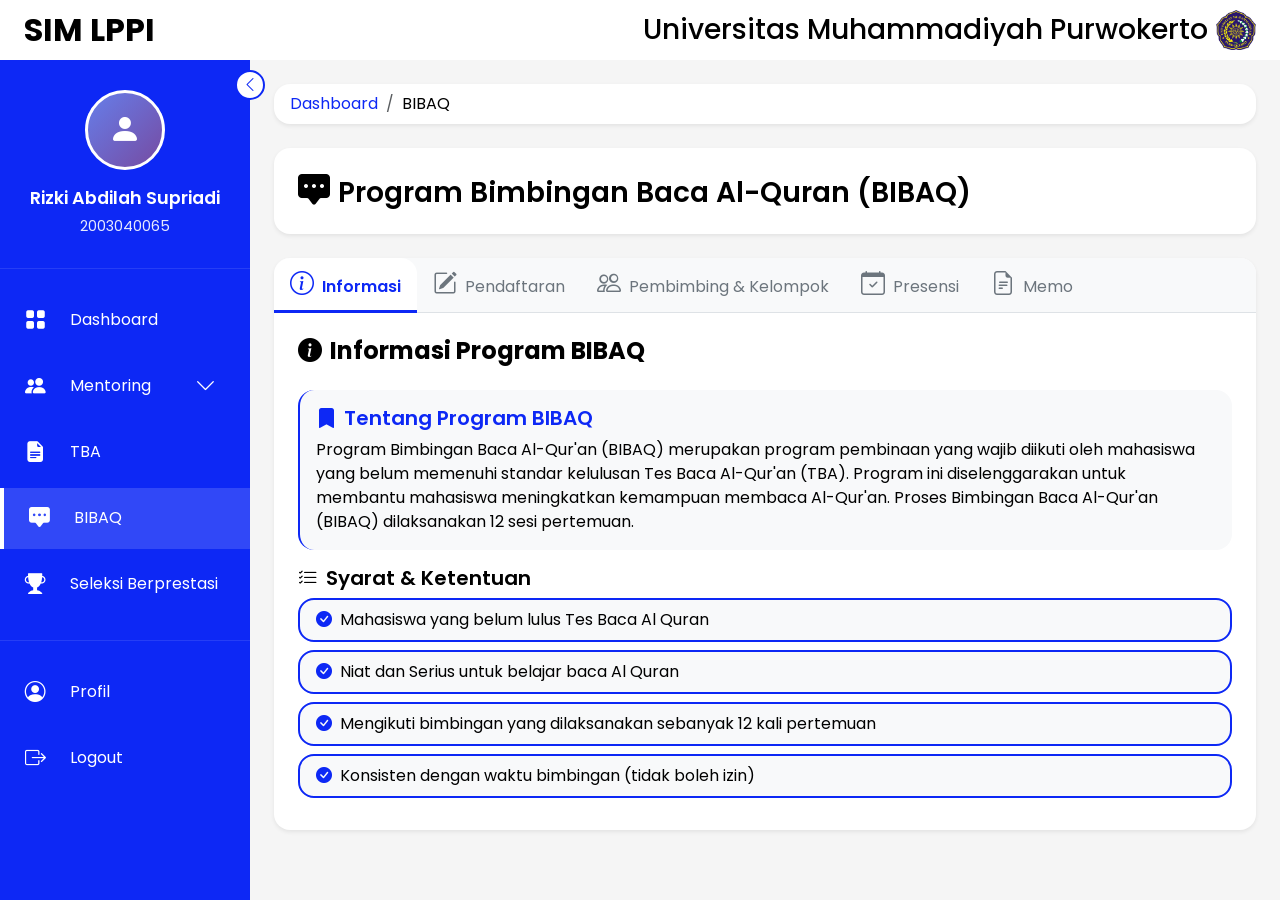
<file: bibaq.html>
<!doctype html>
<html lang="id">
  <head>
    <meta charset="UTF-8" />
    <meta name="viewport" content="width=device-width, initial-scale=1.0" />
    <title>BIBAQ - SIM LPPI UMP</title>
    <link href="https://cdn.jsdelivr.net/npm/bootstrap@5.3.0/dist/css/bootstrap.min.css" rel="stylesheet" />
    <link rel="stylesheet" href="https://cdn.jsdelivr.net/npm/bootstrap-icons@1.11.0/font/bootstrap-icons.css" />
    <link rel="stylesheet" href="assets/css/sidebar.css" />
    <link rel="stylesheet" href="assets/css/bibaq.css" />
  </head>
  <body>
    <!-- Header -->
    <header class="top-header d-flex align-items-center fixed-top bg-white">
      <div class="d-flex align-items-center justify-content-between w-100 mx-4">
        <div class="d-flex align-items-center gap-2">
          <button class="mobile-menu-btn d-flex d-md-none align-items-center justify-content-center border border-0 rounded-4" id="mobileMenuBtn">
            <i class="bi bi-list fs-4 text-white"></i>
          </button>
          <h2 class="header-title fs-2 fw-bold text-black m-0">SIM LPPI</h2>
        </div>
        <div class="d-flex align-items-center gap-2">
          <h3 class="d-none d-md-inline fs-3 fw-medium text-black m-0">Universitas Muhammadiyah Purwokerto</h3>
          <img src="assets/img/LogoUMPnonbg.png" alt="Logo" class="header-logo" />
        </div>
      </div>
    </header>

    <!-- Sidebar Overlay -->
    <div class="sidebar-overlay" id="sidebarOverlay"></div>

    <!-- Sidebar -->
    <aside class="sidebar" id="sidebar">
      <div class="toggle-btn" id="toggleBtn">
        <i class="bi bi-chevron-left"></i>
      </div>

      <div class="sidebar-content">
        <!-- User Profile -->
        <div class="user-profile">
          <div class="user-avatar">
            <i class="bi bi-person-fill"></i>
          </div>
          <div class="user-name">Rizki Abdilah Supriadi</div>
          <div class="user-id">2003040065</div>
        </div>

        <!-- Menu -->
        <nav class="sidebar-menu">
          <a href="dashboard.html" class="menu-item">
            <i class="bi bi-grid-fill"></i>
            <span class="menu-text">Dashboard</span>
            <span class="menu-tooltip">Dashboard</span>
          </a>

          <!-- Mentoring with Dropdown -->
          <div class="menu-group">
            <a href="#" class="menu-item active" id="mentoringMenu">
              <i class="bi bi-people-fill"></i>
              <span class="menu-text">Mentoring</span>
              <span class="menu-tooltip">Mentoring</span>
              <i class="bi bi-chevron-down menu-arrow"></i>
            </a>
            <div class="submenu" id="mentoringSubmenu">
              <a href="mentor.html" class="submenu-item">
                <i class="bi bi-person-video2"></i>
                <span>Mentor</span>
                <span class="menu-tooltip">Mentor</span>
              </a>
              <a href="mentee.html" class="submenu-item active">
                <i class="bi bi-person-badge"></i>
                <span>Mentee</span>
                <span class="menu-tooltip">Mentee</span>
              </a>
            </div>
          </div>

          <a href="tba.html" class="menu-item">
            <i class="bi bi-file-earmark-text-fill"></i>
            <span class="menu-text">TBA</span>
            <span class="menu-tooltip">TBA</span>
          </a>
          <a href="bibaq.html" class="menu-item">
            <i class="bi bi-chat-square-dots-fill"></i>
            <span class="menu-text">BIBAQ</span>
            <span class="menu-tooltip">BIBAQ</span>
          </a>
          <a href="seleksiberprestasi.html" class="menu-item">
            <i class="bi bi-trophy-fill"></i>
            <span class="menu-text">Seleksi Berprestasi</span>
            <span class="menu-tooltip">Seleksi Berprestasi</span>
          </a>
        </nav>

        <!-- Bottom Menu -->
        <div class="bottom-menu">
          <a href="profil.html" class="menu-item">
            <i class="bi bi-person-circle"></i>
            <span class="menu-text">Profil</span>
            <span class="menu-tooltip">Profil</span>
          </a>
          <a href="#" class="menu-item">
            <i class="bi bi-box-arrow-right"></i>
            <span class="menu-text">Logout</span>
            <span class="menu-tooltip">Logout</span>
          </a>
        </div>
      </div>
    </aside>

    <!-- MAIN CONTENT -->
    <main class="main-content p-4" id="mainContent">
      <!-- BREADCRUMB -->
      <nav aria-label="breadcrumb" class="bg-white px-3 py-2 mb-4 rounded-4 shadow-sm">
        <ol class="breadcrumb m-auto">
          <li class="breadcrumb-item"><a href="dashboard.html" class="link-underline link-underline-opacity-0 link-underline-opacity-100-hover fs-6">Dashboard</a></li>
          <li class="breadcrumb-item fs-6 text-black" aria-current="page">BIBAQ</li>
        </ol>
      </nav>

      <!-- PAGE HEADER -->
      <div class="bg-white rounded-4 mb-4 p-4 shadow-sm">
        <h3 class="fs-3 m-auto fw-semibold text-black"><i class="bi bi-chat-square-dots-fill fs-2 text-black text-center me-2"></i>Program Bimbingan Baca Al-Quran (BIBAQ)</h3>
      </div>

      <!-- TAB NAVIGATION -->
      <div class="shadow-sm rounded-4 bg-white overflow-hidden">
        <!-- TAB NAVIGATION ITEM -->
        <ul class="nav nav-tabs bibaq-tabs d-flex flex-wrap" id="bibaqTabs" role="tablist">
          <!-- TAB INFORMASI -->
          <li class="nav-item rounded-top-4" role="presentation">
            <button
              class="nav-link active rounded-top-4 py-2 px-3"
              id="informasi-tab"
              data-bs-toggle="tab"
              data-bs-target="#informasi"
              type="button"
              role="tab"
              aria-controls="informasi"
              aria-selected="true">
              <i class="bi bi-info-circle me-0 me-sm-2 fs-4"></i><span class="d-none d-sm-inline fs-6">Informasi</span>
            </button>
          </li>

          <!-- TAB PENDAFTARAN -->
          <li class="nav-item rounded-top-4" role="presentation">
            <button
              class="nav-link rounded-top-4 py-2 px-3"
              id="pendaftaran-tab"
              data-bs-toggle="tab"
              data-bs-target="#pendaftaran"
              type="button"
              role="tab"
              aria-controls="pendaftaran"
              aria-selected="false">
              <i class="bi bi-pencil-square me-0 me-sm-2 fs-4"></i><span class="d-none d-sm-inline fs-6">Pendaftaran</span>
            </button>
          </li>

          <!-- TAB PEMBIMBING DAN KELOMPOK -->
          <li class="nav-item rounded-top-4" role="presentation">
            <button
              class="nav-link rounded-top-4 py-2 px-3"
              id="pembimbing-kelompok-tab"
              data-bs-toggle="tab"
              data-bs-target="#pembimbing-kelompok"
              type="button"
              role="tab"
              aria-controls="pembimbing-kelompok"
              aria-selected="false">
              <i class="bi bi-people me-0 me-sm-2 fs-4"></i><span class="d-none d-sm-inline fs-6">Pembimbing & Kelompok</span>
            </button>
          </li>

          <!-- TAB PRESENSI -->
          <li class="nav-item rounded-top-4" role="presentation">
            <button class="nav-link rounded-top-4 py-2 px-3" id="presensi-tab" data-bs-toggle="tab" data-bs-target="#presensi" type="button" role="tab" aria-controls="presensi" aria-selected="false">
              <i class="bi bi-calendar-check me-0 me-sm-2 fs-4"></i><span class="d-none d-sm-inline fs-6">Presensi</span>
            </button>
          </li>

          <!-- TAB HASIL -->
          <li class="nav-item rounded-top-4" role="presentation">
            <button
              class="nav-link rounded-top-4 py-2 px-3"
              id="memo-bibaq-tab"
              data-bs-toggle="tab"
              data-bs-target="#memo-bibaq"
              type="button"
              role="tab"
              aria-controls="memo-bibaq"
              aria-selected="false">
              <i class="bi bi-file-earmark-text me-0 me-sm-2 fs-4"></i><span class="d-none d-sm-inline fs-6">Memo</span>
            </button>
          </li>
        </ul>

        <!-- TAB NAVIGATION CONTENT -->
        <div class="tab-content bibaq-tab-content" id="bibaqTabContent">
          <!-- TAB INFORMASI -->
          <div class="tab-pane fade show active" id="informasi" role="tabpanel" aria-labelledby="informasi-tab">
            <div class="p-4">
              <h4 class="fs-4 mb-4 text-black fw-bold"><i class="bi bi-info-circle-fill text-black fs-4 me-2"></i>Informasi Program BIBAQ</h4>
              <!-- TENTANG BIBAQ -->
              <div class="info-section p-3 mb-3 rounded-4">
                <h5 class="fs-5 fw-semibold mb-2"><i class="bi bi-bookmark-fill me-2 fs-5"></i>Tentang Program BIBAQ</h5>
                <p class="m-0 fs-6 fw-normal text-black">
                  Program Bimbingan Baca Al-Qur'an (BIBAQ) merupakan program pembinaan yang wajib diikuti oleh mahasiswa yang belum memenuhi standar kelulusan Tes Baca Al-Qur'an (TBA). Program ini
                  diselenggarakan untuk membantu mahasiswa meningkatkan kemampuan membaca Al-Qur'an. Proses Bimbingan Baca Al-Qur'an (BIBAQ) dilaksanakan 12 sesi pertemuan.
                </p>
              </div>

              <!-- SYARAT DAN KETENTUAN -->
              <div>
                <h5 class="fs-5 fw-semibold text-black mb-2"><i class="bi bi-list-check me-2 fs-5"></i>Syarat & Ketentuan</h5>
                <ul class="syarat-list list-unstyled m-0 p-0">
                  <li class="d-flex align-items-center py-2 px-3 rounded-4 mb-2 text-black"><i class="bi bi-check-circle-fill me-2 fs-6"></i>Mahasiswa yang belum lulus Tes Baca Al Quran</li>
                  <li class="d-flex align-items-center py-2 px-3 rounded-4 mb-2 text-black"><i class="bi bi-check-circle-fill me-2 fs-6"></i>Niat dan Serius untuk belajar baca Al Quran</li>
                  <li class="d-flex align-items-center py-2 px-3 rounded-4 mb-2 text-black">
                    <i class="bi bi-check-circle-fill me-2 fs-6"></i>Mengikuti bimbingan yang dilaksanakan sebanyak 12 kali pertemuan
                  </li>
                  <li class="d-flex align-items-center py-2 px-3 rounded-4 mb-2 text-black"><i class="bi bi-check-circle-fill me-2 fs-6"></i>Konsisten dengan waktu bimbingan (tidak boleh izin)</li>
                </ul>
              </div>
            </div>
          </div>

          <!-- TAB PENDAFTARAN -->
          <div class="tab-pane fade" id="pendaftaran" role="tabpanel" aria-labelledby="pendaftaran-tab">
            <div class="p-4">
              <h4 class="fs-4 mb-4 text-black fw-bold"><i class="bi bi-pencil-square text-black me-2 fs-4"></i>Pendaftaran Program BIBAQ</h4>

              <!-- TOMBOL PENDAFTARAN -->
              <div id="bibaqRegistrationButtonArea" class="text-start mb-2">
                <button id="btnDaftarBIBAQ" class="btn btn-primary fs-6 fw-normal px-3 py-2">Daftar BIBAQ</button>
              </div>

              <!-- AREA STATUS PENDAFTARAN -->
              <div id="bibaqRegistrationStatusArea" class="rounded-4">
                <!-- Akan diisi oleh JavaScript -->
              </div>

              <!-- FORM PENDAFTARAN -->
              <div id="formBIBAQPendaftaranArea" style="display: none" class="mb-4">
                <form id="formBIBAQPendaftaran">
                  <div class="row">
                    <!-- INPUT NAMA LENGKAP -->
                    <div class="col-md-6 mb-3">
                      <label for="bibaq_namaLengkap" class="form-label fs-6 fw-medium">Nama Lengkap <span class="text-danger fs-6 fw-medium">*</span></label>
                      <input type="text" class="form-control rounded-4 py-2 px-3" id="bibaq_namaLengkap" placeholder="Masukkan nama lengkap" required />
                    </div>
                    <!-- INPUT NIM -->
                    <div class="col-md-6 mb-3">
                      <label for="bibaq_nim" class="form-label fs-6 fw-medium">NIM <span class="text-danger fs-6 fw-medium">*</span></label>
                      <input type="text" class="form-control rounded-4 py-2 px-3" id="bibaq_nim" placeholder="Masukkan NIM" required />
                    </div>
                    <!-- INPUT JENIS KELAMIN -->
                    <div class="col-md-6 mb-3">
                      <label for="bibaq_jenisKelamin" class="form-label fs-6 fw-medium">Jenis Kelamin <span class="text-danger fs-6 fw-medium">*</span></label>
                      <select class="form-select rounded-4 py-2 px-3" id="bibaq_jenisKelamin" required>
                        <option value="">Pilih Jenis Kelamin</option>
                        <option value="Laki-Laki">Laki-Laki</option>
                        <option value="Perempuan">Perempuan</option>
                      </select>
                    </div>
                    <!-- INPUT FAKULTAS -->
                    <div class="col-md-6 mb-3">
                      <label for="bibaq_fakultas" class="form-label fs-6 fw-medium">Fakultas <span class="text-danger fs-6 fw-medium">*</span></label>
                      <input type="text" class="form-control rounded-4 py-2 px-3" id="bibaq_fakultas" placeholder="Masukkan fakultas" required />
                    </div>
                    <!-- INPUT PRODI -->
                    <div class="col-md-6 mb-3">
                      <label for="bibaq_prodi" class="form-label fs-6 fw-medium">Program Studi <span class="text-danger fs-6 fw-medium">*</span></label>
                      <input type="text" class="form-control rounded-4 py-2 px-3" id="bibaq_prodi" placeholder="Masukkan program studi" required />
                    </div>
                    <!-- INPUT KONTAK -->
                    <div class="col-md-6 mb-3">
                      <label for="bibaq_kontak" class="form-label fs-6 fw-medium">Kontak <span class="text-danger fs-6 fw-medium">*</span></label>
                      <input type="text" class="form-control rounded-4 py-2 px-3" id="bibaq_kontak" placeholder="Contoh: 08123456789" required />
                    </div>
                    <!-- INPUT PERNYATAAN -->
                    <div class="col-12 mb-3">
                      <label class="form-label fs-6 fw-medium">Pernyataan <span class="text-danger fs-6 fw-medium">*</span></label>
                      <div class="form-check">
                        <input class="form-check-input" type="radio" name="bibaq_pernyataan" id="bibaq_pernyataan_ya" value="Ya" required />
                        <label class="form-check-label" for="bibaq_pernyataan_ya"> Ya </label>
                      </div>
                      <small class="text-muted d-block mt-2"><strong>Pernyataan:</strong> SAYA BERJANJI AKAN BERSUNGGUH SUNGGUH MENGIKUTI BIMBINGAN BACA AL QURAN YANG DILAKSANAKAN LPPI</small>
                    </div>
                  </div>
                  <!-- INPUT SUBMIT DAN BATAL -->
                  <div class="d-flex justify-content-between">
                    <button type="button" id="btnBatalBIBAQ" class="btn btn-secondary me-2"><i class="bi bi-x-circle me-2"></i>Batal</button>
                    <button type="submit" class="btn btn-success"><i class="bi bi-check-circle me-2"></i>Submit</button>
                  </div>
                </form>
              </div>
            </div>
          </div>

          <!-- TAB PEMBIMBING DAN KELOMPOK -->
          <div class="tab-pane fade" id="pembimbing-kelompok" role="tabpanel" aria-labelledby="pembimbing-kelompok-tab">
            <div class="p-4">
              <h4 class="fs-4 mb-4 text-black fw-bold"><i class="bi bi-people-fill text-black me-2 fs-4"></i>Pembimbing & Kelompok BIBAQ</h4>

              <div id="pembimbingKelompokContent">
                <!-- Akan diisi oleh JavaScript -->
              </div>
            </div>
          </div>

          <!-- TAB PRESENSI -->
          <div class="tab-pane fade" id="presensi" role="tabpanel" aria-labelledby="presensi-tab">
            <div class="p-4">
              <h4 class="fs-4 mb-4 text-black fw-bold"><i class="bi bi-calendar-check-fill text-black me-2 fs-4"></i>Rekap Presensi BIBAQ</h4>

              <div id="presensiContent">
                <!-- Akan diisi oleh JavaScript -->
              </div>
            </div>
          </div>

          <!-- TAB HASIL -->
          <div class="tab-pane fade" id="memo-bibaq" role="tabpanel" aria-labelledby="memo-bibaq-tab">
            <div class="p-4">
              <h4 class="fs-4 mb-4 text-black fw-bold"><i class="bi bi-file-earmark-text-fill text-success text-black me-2 fs-4"></i>Memo Program BIBAQ</h4>

              <div id="memoBIBAQContent">
                <!-- Akan diisi oleh JavaScript -->
              </div>
            </div>
          </div>
        </div>
      </div>
    </main>

    <script src="https://cdn.jsdelivr.net/npm/bootstrap@5.3.0/dist/js/bootstrap.bundle.min.js"></script>
    <script type="module" src="./assets/js/main.js"></script>
  </body>
</html>
</file>
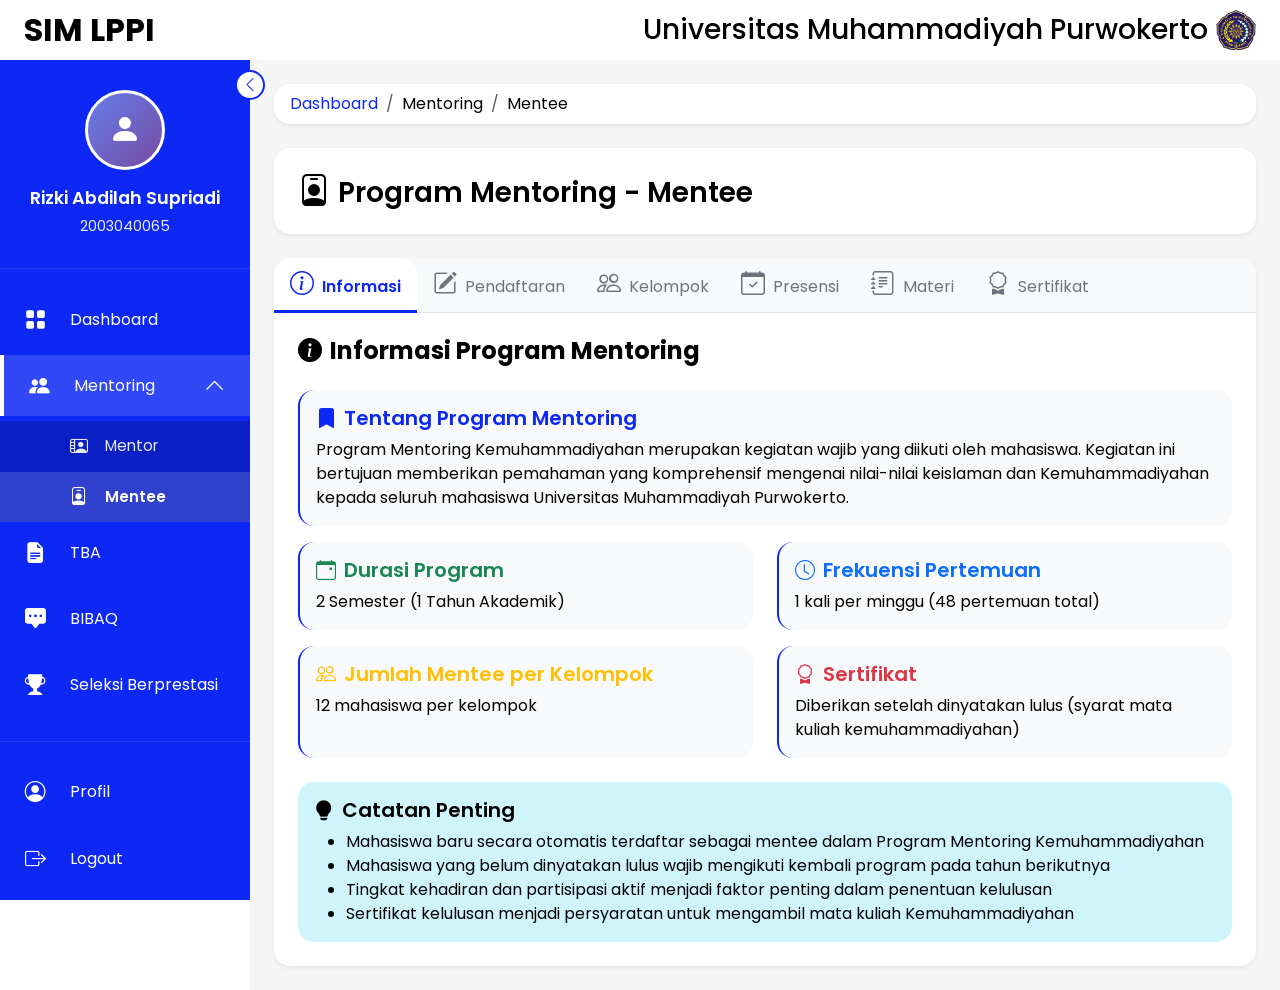
<file: mentee.html>
<!doctype html>
<html lang="id">
  <head>
    <meta charset="UTF-8" />
    <meta name="viewport" content="width=device-width, initial-scale=1.0" />
    <title>Mentee - SIM LPPI UMP</title>
    <link href="https://cdn.jsdelivr.net/npm/bootstrap@5.3.0/dist/css/bootstrap.min.css" rel="stylesheet" />
    <link rel="stylesheet" href="https://cdn.jsdelivr.net/npm/bootstrap-icons@1.11.0/font/bootstrap-icons.css" />
    <link rel="stylesheet" href="assets/css/sidebar.css" />
    <link rel="stylesheet" href="assets/css/mentee.css" />
  </head>
  <body>
    <!-- HEADER -->
    <header class="top-header d-flex align-items-center fixed-top bg-white">
      <div class="d-flex align-items-center justify-content-between w-100 mx-4">
        <div class="d-flex align-items-center gap-2">
          <button class="mobile-menu-btn d-flex d-md-none align-items-center justify-content-center border border-0 rounded-4" id="mobileMenuBtn">
            <i class="bi bi-list fs-4 text-white"></i>
          </button>
          <h2 class="header-title fs-2 fw-bold text-black m-0">SIM LPPI</h2>
        </div>
        <div class="d-flex align-items-center gap-2">
          <h3 class="d-none d-md-inline fs-3 fw-medium text-black m-0">Universitas Muhammadiyah Purwokerto</h3>
          <img src="assets/img/LogoUMPnonbg.png" alt="Logo" class="header-logo" />
        </div>
      </div>
    </header>

    <!-- SIDEBAR OVERLAY -->
    <div class="sidebar-overlay" id="sidebarOverlay"></div>

    <!-- SIDEBAR -->
    <aside class="sidebar" id="sidebar">
      <div class="toggle-btn" id="toggleBtn">
        <i class="bi bi-chevron-left"></i>
      </div>

      <div class="sidebar-content">
        <!-- User Profile -->
        <div class="user-profile">
          <div class="user-avatar">
            <i class="bi bi-person-fill"></i>
          </div>
          <div class="user-name">Rizki Abdilah Supriadi</div>
          <div class="user-id">2003040065</div>
        </div>

        <!-- MIDDLE MENU SIDEBAR -->
        <nav class="sidebar-menu">
          <!-- SIDEBAR DASHBOARD -->
          <a href="dashboard.html" class="menu-item">
            <i class="bi bi-grid-fill"></i>
            <span class="menu-text">Dashboard</span>
            <span class="menu-tooltip">Dashboard</span>
          </a>

          <!-- SIDEBAR MENTORING WITH DROPDOWN -->
          <div class="menu-group">
            <a href="#" class="menu-item active" id="mentoringMenu">
              <i class="bi bi-people-fill"></i>
              <span class="menu-text">Mentoring</span>
              <span class="menu-tooltip">Mentoring</span>
              <i class="bi bi-chevron-down menu-arrow"></i>
            </a>
            <div class="submenu show" id="mentoringSubmenu">
              <a href="mentor.html" class="submenu-item">
                <i class="bi bi-person-video2"></i>
                <span>Mentor</span>
                <span class="menu-tooltip">Mentor</span>
              </a>
              <a href="mentee.html" class="submenu-item active">
                <i class="bi bi-person-badge"></i>
                <span>Mentee</span>
                <span class="menu-tooltip">Mentee</span>
              </a>
            </div>
          </div>

          <!-- SIDEBAR TBA -->
          <a href="tba.html" class="menu-item">
            <i class="bi bi-file-earmark-text-fill"></i>
            <span class="menu-text">TBA</span>
            <span class="menu-tooltip">TBA</span>
          </a>

          <!-- SIDEBAR BIBAQ -->
          <a href="bibaq.html" class="menu-item">
            <i class="bi bi-chat-square-dots-fill"></i>
            <span class="menu-text">BIBAQ</span>
            <span class="menu-tooltip">BIBAQ</span>
          </a>

          <!-- SIDEBAR SELEKSI BERPRESTASI -->
          <a href="seleksiberprestasi.html" class="menu-item">
            <i class="bi bi-trophy-fill"></i>
            <span class="menu-text">Seleksi Berprestasi</span>
            <span class="menu-tooltip">Seleksi Berprestasi</span>
          </a>
        </nav>

        <!-- BOTTOM MENU SIDEBAR -->
        <div class="bottom-menu">
          <!-- SIDEBAR PROFIL -->
          <a href="profil.html" class="menu-item">
            <i class="bi bi-person-circle"></i>
            <span class="menu-text">Profil</span>
            <span class="menu-tooltip">Profil</span>
          </a>

          <!-- SIDEBAR LOGOUT -->
          <a href="#" class="menu-item">
            <i class="bi bi-box-arrow-right"></i>
            <span class="menu-text">Logout</span>
            <span class="menu-tooltip">Logout</span>
          </a>
        </div>
      </div>
    </aside>

    <!-- MAIN CONTENT -->
    <main class="main-content p-4" id="mainContent">
      <!-- BREADCRUMB -->
      <nav aria-label="breadcrumb" class="bg-white px-3 py-2 mb-4 rounded-4 shadow-sm">
        <ol class="breadcrumb m-auto">
          <li class="breadcrumb-item"><a href="dashboard.html" class="link-underline link-underline-opacity-0 link-underline-opacity-100-hover fs-6">Dashboard</a></li>
          <li class="breadcrumb-item fs-6 text-black">Mentoring</li>
          <li class="breadcrumb-item fs-6 text-black" aria-current="page">Mentee</li>
        </ol>
      </nav>

      <!-- PAGE HEADER -->
      <div class="bg-white rounded-4 mb-4 p-4 shadow-sm">
        <h3 class="fs-3 m-auto fw-semibold text-black"><i class="bi bi-person-badge fs-2 text-black text-center me-2"></i>Program Mentoring - Mentee</h3>
      </div>

      <!-- TAB NAVIGATION -->
      <div class="shadow-sm rounded-4 bg-white overflow-hidden">
        <!-- TAB NAVIGATION ITEM -->
        <ul class="nav nav-tabs mentee-tabs d-flex flex-wrap" id="menteeTabs" role="tablist">
          <!-- TAB INFORMASI -->
          <li class="nav-item rounded-top-4" role="presentation">
            <button
              class="nav-link active rounded-top-4 py-2 px-3"
              id="informasi-tab"
              data-bs-toggle="tab"
              data-bs-target="#informasi"
              type="button"
              role="tab"
              aria-controls="informasi"
              aria-selected="true">
              <i class="bi bi-info-circle me-0 me-sm-2 fs-4"></i><span class="d-none d-sm-inline fs-6">Informasi</span>
            </button>
          </li>

          <!-- TAB PENDAFTARAN -->
          <li class="nav-item rounded-top-4" role="presentation">
            <button
              class="nav-link rounded-top-4 py-2 px-3"
              id="pendaftaran-tab"
              data-bs-toggle="tab"
              data-bs-target="#pendaftaran"
              type="button"
              role="tab"
              aria-controls="pendaftaran"
              aria-selected="false">
              <i class="bi bi-pencil-square me-0 me-sm-2 fs-4"></i><span class="d-none d-sm-inline fs-6">Pendaftaran</span>
            </button>
          </li>

          <!-- TAB KELOMPOK -->
          <li class="nav-item rounded-top-4" role="presentation">
            <button
              class="nav-link rounded-top-4 py-2 px-3"
              id="mentor-kelompok-tab"
              data-bs-toggle="tab"
              data-bs-target="#mentor-kelompok"
              type="button"
              role="tab"
              aria-controls="mentor-kelompok"
              aria-selected="false">
              <i class="bi bi-people me-0 me-sm-2 fs-4"></i><span class="d-none d-sm-inline fs-6">Kelompok</span>
            </button>
          </li>

          <!-- TAB PRESENSI -->
          <li class="nav-item rounded-top-4" role="presentation">
            <button class="nav-link rounded-top-4 py-2 px-3" id="presensi-tab" data-bs-toggle="tab" data-bs-target="#presensi" type="button" role="tab" aria-controls="presensi" aria-selected="false">
              <i class="bi bi-calendar-check me-0 me-sm-2 fs-4"></i><span class="d-none d-sm-inline fs-6">Presensi</span>
            </button>
          </li>

          <!-- TAB MATERI -->
          <li class="nav-item rounded-top-4" role="presentation">
            <button
              class="nav-link rounded-top-4 py-2 px-3"
              id="materi-tugas-tab"
              data-bs-toggle="tab"
              data-bs-target="#materi-tugas"
              type="button"
              role="tab"
              aria-controls="materi-tugas"
              aria-selected="false">
              <i class="bi bi-journal-text me-0 me-sm-2 fs-4"></i><span class="d-none d-sm-inline fs-6">Materi</span>
            </button>
          </li>

          <!-- TAB HASIL -->
          <li class="nav-item rounded-top-4" role="presentation">
            <button
              class="nav-link rounded-top-4 py-2 px-3"
              id="sertifikat-mentee-tab"
              data-bs-toggle="tab"
              data-bs-target="#sertifikat-mentee"
              type="button"
              role="tab"
              aria-controls="sertifikat-mentee"
              aria-selected="false">
              <i class="bi bi-award me-0 me-sm-2 fs-4"></i><span class="d-none d-sm-inline fs-6">Sertifikat</span>
            </button>
          </li>
        </ul>

        <!-- TAB NAVIGATION CONTENT -->
        <div class="tab-content mentee-tab-content p-0" id="menteeTabContent">
          <!-- TAB INFORMASI -->
          <div class="tab-pane fade show active" id="informasi" role="tabpanel" aria-labelledby="informasi-tab">
            <div class="p-4">
              <h4 class="fs-4 mb-4 text-black fw-bold"><i class="bi bi-info-circle-fill text-black fs-4 me-2"></i>Informasi Program Mentoring</h4>
              <!-- TENTANG MENTORING -->
              <div class="info-section p-3 mb-3 rounded-4">
                <h5 class="fs-5 fw-semibold mb-2"><i class="bi bi-bookmark-fill me-2 fs-5"></i>Tentang Program Mentoring</h5>
                <p class="m-0 fs-6 fw-normal text-black">
                  Program Mentoring Kemuhammadiyahan merupakan kegiatan wajib yang diikuti oleh mahasiswa. Kegiatan ini bertujuan memberikan pemahaman yang komprehensif mengenai nilai-nilai keislaman
                  dan Kemuhammadiyahan kepada seluruh mahasiswa Universitas Muhammadiyah Purwokerto.
                </p>
              </div>

              <!-- INFORMASI LAIN MENTORING -->
              <div class="row mb-4">
                <div class="col-md-6 mb-3">
                  <div class="info-card p-3 rounded-4">
                    <h5 class="text-success fs-5 fw-semibold mb-2"><i class="bi bi-calendar-event me-2 fs-5"></i>Durasi Program</h5>
                    <p class="m-0 fs-6 fw-normal text-black">2 Semester (1 Tahun Akademik)</p>
                  </div>
                </div>
                <div class="col-md-6 mb-3">
                  <div class="info-card p-3 rounded-4">
                    <h5 class="text-primary fs-5 fw-semibold mb-2"><i class="bi bi-clock me-2 fs-5"></i>Frekuensi Pertemuan</h5>
                    <p class="m-0 fs-6 fw-normal text-black">1 kali per minggu (48 pertemuan total)</p>
                  </div>
                </div>
                <div class="col-md-6 mb-3 mb-md-0">
                  <div class="info-card p-3 rounded-4">
                    <h5 class="text-warning fs-5 fw-semibold mb-2"><i class="bi bi-people me-2 fs-5"></i>Jumlah Mentee per Kelompok</h5>
                    <p class="m-0 fs-6 fw-normal text-black">12 mahasiswa per kelompok</p>
                  </div>
                </div>
                <div class="col-md-6 mb-0">
                  <div class="info-card p-3 rounded-4">
                    <h5 class="text-danger fs-5 fw-semibold mb-2"><i class="bi bi-award me-2 fs-5"></i>Sertifikat</h5>
                    <p class="m-0 fs-6 fw-normal text-black">Diberikan setelah dinyatakan lulus (syarat mata kuliah kemuhammadiyahan)</p>
                  </div>
                </div>
              </div>

              <!-- CATATAN PENTING -->
              <div class="alert alert-info note-card rounded-4 p-3 border-0 m-0">
                <h5 class="fs-5 text-black fw-semibold mb-2"><i class="bi bi-lightbulb-fill me-2 fs-5"></i>Catatan Penting</h5>
                <ul class="fs-6 text-black fw-normal mb-0">
                  <li>Mahasiswa baru secara otomatis terdaftar sebagai mentee dalam Program Mentoring Kemuhammadiyahan</li>
                  <li>Mahasiswa yang belum dinyatakan lulus wajib mengikuti kembali program pada tahun berikutnya</li>
                  <li>Tingkat kehadiran dan partisipasi aktif menjadi faktor penting dalam penentuan kelulusan</li>
                  <li>Sertifikat kelulusan menjadi persyaratan untuk mengambil mata kuliah Kemuhammadiyahan</li>
                </ul>
              </div>
            </div>
          </div>

          <!-- TAB PENDAFTARAN -->
          <div class="tab-pane fade" id="pendaftaran" role="tabpanel" aria-labelledby="pendaftaran-tab">
            <div class="p-4">
              <h4 class="fs-4 mb-4 text-black fw-bold"><i class="bi bi-pencil-square text-black me-2 fs-4"></i>Pendaftaran Program Mentoring</h4>

              <!-- TOMBOL PENDAFTARAN -->
              <div id="registrationButtonArea" class="text-start mb-2">
                <button id="btnDaftar" class="btn btn-primary fs-6 fw-normal px-3 py-2">Daftar Mentee</button>
              </div>

              <!-- AREA STATUS PENDAFTARAN -->
              <div id="registrationStatusArea" class="rounded-4">
                <!-- Akan diisi oleh JavaScript -->
              </div>

              <!-- FORMULIR PENDAFTARAN -->
              <div id="formPendaftaranArea" style="display: none" class="mb-4">
                <form id="formPendaftaran">
                  <div class="row">
                    <!-- INPUT NAMA LENGKAP -->
                    <div class="col-md-6 mb-3">
                      <label for="namaLengkap" class="form-label fs-6 fw-medium">Nama Lengkap <span class="text-danger fs-6 fw-medium">*</span></label>
                      <input type="text" class="form-control rounded-4 py-2 px-3" id="namaLengkap" placeholder="Masukkan nama lengkap" required />
                    </div>
                    <!-- INPUT NIM -->
                    <div class="col-md-6 mb-3">
                      <label for="nimPendaftaran" class="form-label fs-6 fw-medium">NIM <span class="text-danger fs-6 fw-medium">*</span></label>
                      <input type="text" class="form-control rounded-4 py-2 px-3" id="nimPendaftaran" placeholder="Masukkan NIM" required />
                    </div>
                    <!-- INPUT JENIS KELAMIN -->
                    <div class="col-md-6 mb-3">
                      <label for="jenisKelamin" class="form-label fs-6 fw-medium">Jenis Kelamin <span class="text-danger fs-6 fw-medium">*</span></label>
                      <select class="form-select rounded-4 py-2 px-3" id="jenisKelamin" required>
                        <option value="">Pilih Jenis Kelamin</option>
                        <option value="Laki-Laki">Laki-Laki</option>
                        <option value="Perempuan">Perempuan</option>
                      </select>
                    </div>
                    <!-- INPUT FAKULTAS -->
                    <div class="col-md-6 mb-3">
                      <label for="fakultas" class="form-label fs-6 fw-medium">Fakultas <span class="text-danger fs-6 fw-medium">*</span></label>
                      <input type="text" class="form-control rounded-4 py-2 px-3" id="fakultas" placeholder="Masukkan fakultas" required />
                    </div>
                    <!-- INPUT PRODI -->
                    <div class="col-md-6 mb-3">
                      <label for="prodi" class="form-label fs-6 fw-medium">Program Studi <span class="text-danger fs-6 fw-medium">*</span></label>
                      <input type="text" class="form-control rounded-4 py-2 px-3" id="prodi" placeholder="Masukkan program studi" required />
                    </div>
                    <!-- INPUT ANGKATAN -->
                    <div class="col-md-6 mb-3">
                      <label for="angkatan" class="form-label fs-6 fw-medium">Angkatan <span class="text-danger fs-6 fw-medium">*</span></label>
                      <input type="text" class="form-control rounded-4 py-2 px-3" id="angkatan" placeholder="Contoh: 2020" required />
                    </div>
                    <!-- INPUT KONTAK -->
                    <div class="col-md-12 mb-3">
                      <label for="kontak" class="form-label fs-6 fw-medium">Kontak <span class="text-danger fs-6 fw-medium">*</span></label>
                      <input type="text" class="form-control rounded-4 py-2 px-3" id="kontak" placeholder="Contoh: 08123456789" required />
                    </div>
                  </div>
                  <!-- BUTTON SUBMIT DAN BATAL -->
                  <div class="d-flex justify-content-between">
                    <button type="button" id="btnBatal" class="btn btn-secondary me-2"><i class="bi bi-x-circle me-2"></i>Batal</button>
                    <button type="submit" class="btn btn-success"><i class="bi bi-check-circle me-2"></i>Submit</button>
                  </div>
                </form>
              </div>
            </div>
          </div>

          <!-- TAB MENTOR DAN KELOMPOK -->
          <div class="tab-pane fade" id="mentor-kelompok" role="tabpanel" aria-labelledby="mentor-kelompok-tab">
            <div class="p-4">
              <h4 class="fs-4 mb-4 text-black fw-bold"><i class="bi bi-people-fill text-black me-2 fs-4"></i>Mentor & Kelompok</h4>

              <div id="mentorKelompokContent">
                <!-- Akan diisi oleh JavaScript -->
              </div>
            </div>
          </div>

          <!-- TAB PRESENSI -->
          <div class="tab-pane fade" id="presensi" role="tabpanel" aria-labelledby="presensi-tab">
            <div class="p-4">
              <h4 class="fs-4 mb-4 text-black fw-bold"><i class="bi bi-calendar-check-fill text-black me-2 fs-4"></i>Rekap Presensi</h4>

              <div id="presensiContent">
                <!-- Akan diisi oleh JavaScript -->
              </div>
            </div>
          </div>

          <!-- Tab MATERI DAN TUGAS -->
          <div class="tab-pane fade" id="materi-tugas" role="tabpanel" aria-labelledby="materi-tugas-tab">
            <div class="p-4">
              <h4 class="fs-4 mb-4 text-black fw-bold"><i class="bi bi-journal-text text-black me-2 fs-4"></i>Materi & Tugas</h4>

              <div id="materiTugasContent">
                <!-- Akan diisi oleh JavaScript -->
              </div>
            </div>
          </div>

          <!-- TAB HASIL -->
          <div class="tab-pane fade" id="sertifikat-mentee" role="tabpanel" aria-labelledby="sertifikat-mentee-tab">
            <div class="p-4">
              <h4 class="fs-4 mb-4 text-black fw-bold"><i class="bi bi-award-fill text-black me-2 fs-4"></i>Sertifikat Program Mentoring</h4>

              <div id="sertifikatMenteeContent">
                <!-- Akan diisi oleh JavaScript -->
              </div>
            </div>
          </div>
        </div>
      </div>
    </main>

    <script src="https://cdn.jsdelivr.net/npm/bootstrap@5.3.0/dist/js/bootstrap.bundle.min.js"></script>
    <script type="module" src="./assets/js/main.js"></script>
  </body>
</html>
</file>
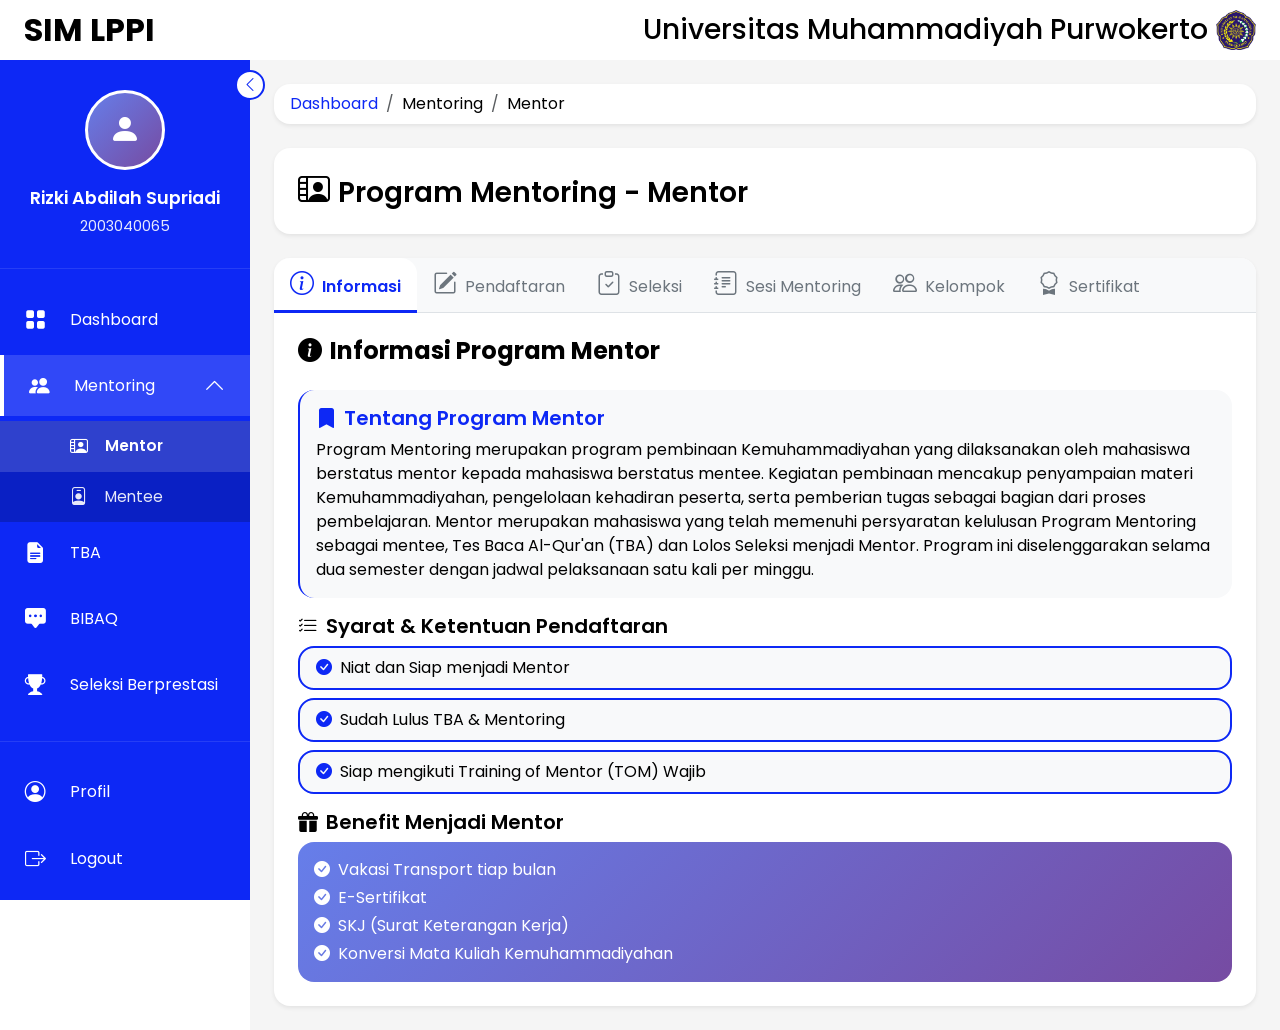
<file: mentor.html>
<!doctype html>
<html lang="id">
  <head>
    <meta charset="UTF-8" />
    <meta name="viewport" content="width=device-width, initial-scale=1.0" />
    <title>Mentor - SIM LPPI UMP</title>
    <link href="https://cdn.jsdelivr.net/npm/bootstrap@5.3.0/dist/css/bootstrap.min.css" rel="stylesheet" />
    <link rel="stylesheet" href="https://cdn.jsdelivr.net/npm/bootstrap-icons@1.11.0/font/bootstrap-icons.css" />
    <link rel="stylesheet" href="assets/css/sidebar.css" />
    <link rel="stylesheet" href="assets/css/mentor.css" />
  </head>
  <body>
    <!-- HEADER -->
    <header class="top-header d-flex align-items-center fixed-top bg-white">
      <div class="d-flex align-items-center justify-content-between w-100 mx-4">
        <div class="d-flex align-items-center gap-2">
          <button class="mobile-menu-btn d-flex d-md-none align-items-center justify-content-center border border-0 rounded-4" id="mobileMenuBtn">
            <i class="bi bi-list fs-4 text-white"></i>
          </button>
          <h2 class="header-title fs-2 fw-bold text-black m-0">SIM LPPI</h2>
        </div>
        <div class="d-flex align-items-center gap-2">
          <h3 class="d-none d-md-inline fs-3 fw-medium text-black m-0">Universitas Muhammadiyah Purwokerto</h3>
          <img src="assets/img/LogoUMPnonbg.png" alt="Logo" class="header-logo" />
        </div>
      </div>
    </header>

    <!-- SIDEBAR OVERLAY -->
    <div class="sidebar-overlay" id="sidebarOverlay"></div>

    <!-- SIDEBAR -->
    <aside class="sidebar" id="sidebar">
      <div class="toggle-btn" id="toggleBtn">
        <i class="bi bi-chevron-left"></i>
      </div>

      <div class="sidebar-content">
        <!-- User Profile -->
        <div class="user-profile">
          <div class="user-avatar">
            <i class="bi bi-person-fill"></i>
          </div>
          <div class="user-name">Rizki Abdilah Supriadi</div>
          <div class="user-id">2003040065</div>
        </div>

        <!-- Menu -->
        <nav class="sidebar-menu">
          <a href="dashboard.html" class="menu-item">
            <i class="bi bi-grid-fill"></i>
            <span class="menu-text">Dashboard</span>
            <span class="menu-tooltip">Dashboard</span>
          </a>

          <!-- Mentoring with Dropdown -->
          <div class="menu-group">
            <a href="#" class="menu-item active" id="mentoringMenu">
              <i class="bi bi-people-fill"></i>
              <span class="menu-text">Mentoring</span>
              <span class="menu-tooltip">Mentoring</span>
              <i class="bi bi-chevron-down menu-arrow"></i>
            </a>
            <div class="submenu show" id="mentoringSubmenu">
              <a href="mentor.html" class="submenu-item">
                <i class="bi bi-person-video2"></i>
                <span>Mentor</span>
                <span class="menu-tooltip">Mentor</span>
              </a>
              <a href="mentee.html" class="submenu-item active">
                <i class="bi bi-person-badge"></i>
                <span>Mentee</span>
                <span class="menu-tooltip">Mentee</span>
              </a>
            </div>
          </div>

          <a href="tba.html" class="menu-item">
            <i class="bi bi-file-earmark-text-fill"></i>
            <span class="menu-text">TBA</span>
            <span class="menu-tooltip">TBA</span>
          </a>
          <a href="bibaq.html" class="menu-item">
            <i class="bi bi-chat-square-dots-fill"></i>
            <span class="menu-text">BIBAQ</span>
            <span class="menu-tooltip">BIBAQ</span>
          </a>
          <a href="seleksiberprestasi.html" class="menu-item">
            <i class="bi bi-trophy-fill"></i>
            <span class="menu-text">Seleksi Berprestasi</span>
            <span class="menu-tooltip">Seleksi Berprestasi</span>
          </a>
        </nav>

        <!-- Bottom Menu -->
        <div class="bottom-menu">
          <a href="profil.html" class="menu-item">
            <i class="bi bi-person-circle"></i>
            <span class="menu-text">Profil</span>
            <span class="menu-tooltip">Profil</span>
          </a>
          <a href="#" class="menu-item">
            <i class="bi bi-box-arrow-right"></i>
            <span class="menu-text">Logout</span>
            <span class="menu-tooltip">Logout</span>
          </a>
        </div>
      </div>
    </aside>

    <!-- MAIN CONTENT -->
    <main class="main-content" id="mainContent">
      <!-- BREADCRUMB -->
      <nav aria-label="breadcrumb" class="bg-white px-3 py-2 mb-4 rounded-4 shadow-sm">
        <ol class="breadcrumb m-auto">
          <li class="breadcrumb-item"><a href="dashboard.html" class="link-underline link-underline-opacity-0 link-underline-opacity-100-hover fs-6">Dashboard</a></li>
          <li class="breadcrumb-item fs-6 text-black">Mentoring</li>
          <li class="breadcrumb-item fs-6 text-black" aria-current="page">Mentor</li>
        </ol>
      </nav>

      <!-- PAGE HEADER -->
      <div class="bg-white rounded-4 mb-4 p-4 shadow-sm">
        <h3 class="fs-3 m-auto fw-semibold text-black"><i class="bi bi-person-video2 fs-2 text-black text-center me-2"></i>Program Mentoring - Mentor</h3>
      </div>

      <!-- TAB NAVIGATION -->
      <div class="shadow-sm rounded-4 bg-white overflow-hidden">
        <!-- TAB NAVIGATION ITEM -->
        <ul class="nav nav-tabs mentor-tabs d-flex flex-wrap" id="mentorTabs" role="tablist">
          <!-- TAB INFORMASI -->
          <li class="nav-item rounded-top-4" role="presentation">
            <button
              class="nav-link active rounded-top-4 py-2 px-3"
              id="informasi-tab"
              data-bs-toggle="tab"
              data-bs-target="#informasi"
              type="button"
              role="tab"
              aria-controls="informasi"
              aria-selected="true">
              <i class="bi bi-info-circle me-0 me-sm-2 fs-4"></i><span class="d-none d-sm-inline fs-6">Informasi</span>
            </button>
          </li>

          <!-- TAB PENDAFTARAN -->
          <li class="nav-item rounded-top-4" role="presentation">
            <button
              class="nav-link rounded-top-4 py-2 px-3"
              id="pendaftaran-tab"
              data-bs-toggle="tab"
              data-bs-target="#pendaftaran"
              type="button"
              role="tab"
              aria-controls="pendaftaran"
              aria-selected="false">
              <i class="bi bi-pencil-square me-2 me-0 me-sm-2 fs-4"></i><span class="d-none d-sm-inline fs-6">Pendaftaran</span>
            </button>
          </li>

          <!-- TAB STATUS SELEKSI -->
          <li class="nav-item rounded-top-4" role="presentation">
            <button
              class="nav-link rounded-top-4 py-2 px-3"
              id="status-seleksi-tab"
              data-bs-toggle="tab"
              data-bs-target="#status-seleksi"
              type="button"
              role="tab"
              aria-controls="status-seleksi"
              aria-selected="false">
              <i class="bi bi-clipboard-check me-2 me-0 me-sm-2 fs-4"></i><span class="d-none d-sm-inline fs-6">Seleksi</span>
            </button>
          </li>

          <!-- TAB SESI MENTORING -->
          <li class="nav-item rounded-top-4" role="presentation">
            <button
              class="nav-link rounded-top-4 py-2 px-3"
              id="sesi-mentoring-tab"
              data-bs-toggle="tab"
              data-bs-target="#sesi-mentoring"
              type="button"
              role="tab"
              aria-controls="sesi-mentoring"
              aria-selected="false">
              <i class="bi bi-journal-text me-2 me-0 me-sm-2 fs-4"></i><span class="d-none d-sm-inline fs-6">Sesi Mentoring</span>
            </button>
          </li>

          <!-- TAB KELOMPOK MENTEE -->
          <li class="nav-item rounded-top-4" role="presentation">
            <button
              class="nav-link rounded-top-4 py-2 px-3"
              id="kelompok-mentee-tab"
              data-bs-toggle="tab"
              data-bs-target="#kelompok-mentee"
              type="button"
              role="tab"
              aria-controls="kelompok-mentee"
              aria-selected="false">
              <i class="bi bi-people me-2 me-0 me-sm-2 fs-4"></i><span class="d-none d-sm-inline fs-6">Kelompok</span>
            </button>
          </li>

          <!-- TAB SERTIFIKAT -->
          <li class="nav-item rounded-top-4" role="presentation">
            <button
              class="nav-link rounded-top-4 py-2 px-3"
              id="sertifikat-mentor-tab"
              data-bs-toggle="tab"
              data-bs-target="#sertifikat-mentor"
              type="button"
              role="tab"
              aria-controls="sertifikat-mentor"
              aria-selected="false">
              <i class="bi bi-award me-2 me-0 me-sm-2 fs-4"></i><span class="d-none d-sm-inline fs-6">Sertifikat</span>
            </button>
          </li>
        </ul>

        <!-- TAB NAVIGATION CONTENT -->
        <div class="tab-content mentor-tab-content" id="mentorTabContent">
          <!-- Tab Informasi -->
          <div class="tab-pane fade show active" id="informasi" role="tabpanel" aria-labelledby="informasi-tab">
            <div class="p-4">
              <h4 class="fs-4 mb-4 text-black fw-bold"><i class="bi bi-info-circle-fill text-black fs-4 me-2"></i>Informasi Program Mentor</h4>

              <!-- TENTANG MENTOR -->
              <div class="info-section p-3 mb-3 rounded-4">
                <h5 class="fs-5 fw-semibold mb-2"><i class="bi bi-bookmark-fill me-2 fs-5"></i>Tentang Program Mentor</h5>
                <p class="m-0 fs-6 fw-normal text-black">
                  Program Mentoring merupakan program pembinaan Kemuhammadiyahan yang dilaksanakan oleh mahasiswa berstatus mentor kepada mahasiswa berstatus mentee. Kegiatan pembinaan mencakup
                  penyampaian materi Kemuhammadiyahan, pengelolaan kehadiran peserta, serta pemberian tugas sebagai bagian dari proses pembelajaran. Mentor merupakan mahasiswa yang telah memenuhi
                  persyaratan kelulusan Program Mentoring sebagai mentee, Tes Baca Al-Qur'an (TBA) dan Lolos Seleksi menjadi Mentor. Program ini diselenggarakan selama dua semester dengan jadwal
                  pelaksanaan satu kali per minggu.
                </p>
              </div>

              <!-- SYARAT DAN KETENTUAN -->
              <div class="mb-3">
                <h5 class="fs-5 fw-semibold text-black mb-2"><i class="bi bi-list-check me-2 fs-5"></i>Syarat & Ketentuan Pendaftaran</h5>
                <ul class="syarat-list list-unstyled m-0 p-0">
                  <li class="d-flex align-items-center py-2 px-3 rounded-4 mb-2 text-black"><i class="bi bi-check-circle-fill me-2 fs-6"></i>Niat dan Siap menjadi Mentor</li>
                  <li class="d-flex align-items-center py-2 px-3 rounded-4 mb-2 text-black"><i class="bi bi-check-circle-fill me-2 fs-6"></i>Sudah Lulus TBA & Mentoring</li>
                  <li class="d-flex align-items-center py-2 px-3 rounded-4 mb-2 text-black"><i class="bi bi-check-circle-fill me-2 fs-6"></i>Siap mengikuti Training of Mentor (TOM) Wajib</li>
                </ul>
              </div>

              <!-- BENEFIT -->
              <h5 class="fs-5 fw-semibold text-black mb-2"><i class="bi bi-gift-fill me-2 fs-5"></i>Benefit Menjadi Mentor</h5>
              <div class="benefit-card text-white p-3 rounded-4 m-0">
                <div class="fs-6 text-white mb-1"><i class="bi bi-check-circle-fill me-2 fs-6"></i><span>Vakasi Transport tiap bulan</span></div>
                <div class="fs-6 text-white mb-1"><i class="bi bi-check-circle-fill me-2 fs-6"></i><span>E-Sertifikat</span></div>
                <div class="fs-6 text-white mb-1"><i class="bi bi-check-circle-fill me-2 fs-6"></i><span>SKJ (Surat Keterangan Kerja)</span></div>
                <div class="fs-6 text-white"><i class="bi bi-check-circle-fill me-2 fs-6"></i><span>Konversi Mata Kuliah Kemuhammadiyahan</span></div>
              </div>
            </div>
          </div>

          <!-- TAB PENDAFTARAN -->
          <div class="tab-pane fade" id="pendaftaran" role="tabpanel" aria-labelledby="pendaftaran-tab">
            <div class="p-4">
              <h4 class="fs-4 mb-4 text-black fw-bold"><i class="bi bi-pencil-square text-black me-2 fs-4"></i>Pendaftaran Program Mentor</h4>

              <!-- TOMBOL PENDAFTARAN -->
              <div id="mentorRegistrationButtonArea" class="text-start mb-2">
                <button id="btnDaftarMentor" class="btn btn-primary fs-6 fw-normal px-3 py-2">Daftar Mentor</button>
              </div>

              <!-- AREA STATUS PENDAFTARAN -->
              <div id="mentorRegistrationStatusArea" class="rounded-4">
                <!-- Akan diisi oleh JavaScript -->
              </div>

              <!-- FORM PENDAFTARAN -->
              <div id="formMentorPendaftaranArea" style="display: none" class="mb-4">
                <form id="formMentorPendaftaran">
                  <div class="row">
                    <!-- INPUT NAMA LENGKAP -->
                    <div class="col-md-6 mb-3">
                      <label for="mentor_namaLengkap" class="form-label fs-6 fw-medium">Nama Lengkap <span class="text-danger fs-6 fw-medium">*</span></label>
                      <input type="text" class="form-control rounded-4 py-2 px-3" id="mentor_namaLengkap" placeholder="Masukkan nama lengkap" required />
                    </div>
                    <!-- INPUT NIM -->
                    <div class="col-md-6 mb-3">
                      <label for="mentor_nim" class="form-label fs-6 fw-medium">NIM <span class="text-danger fs-6 fw-medium">*</span></label>
                      <input type="text" class="form-control rounded-4 py-2 px-3" id="mentor_nim" placeholder="Masukkan NIM" required />
                    </div>
                    <!-- INPUT JENIS KELAMIN -->
                    <div class="col-md-6 mb-3">
                      <label for="mentor_jenisKelamin" class="form-label fs-6 fw-medium">Jenis Kelamin <span class="text-danger fs-6 fw-medium">*</span></label>
                      <select class="form-select rounded-4 py-2 px-3" id="mentor_jenisKelamin" required>
                        <option value="">Pilih Jenis Kelamin</option>
                        <option value="Laki-Laki">Laki-Laki</option>
                        <option value="Perempuan">Perempuan</option>
                      </select>
                    </div>
                    <!-- INPUT FAKULTAS -->
                    <div class="col-md-6 mb-3">
                      <label for="mentor_fakultas" class="form-label fs-6 fw-medium">Fakultas <span class="text-danger fs-6 fw-medium">*</span></label>
                      <input type="text" class="form-control rounded-4 py-2 px-3" id="mentor_fakultas" placeholder="Masukkan fakultas" required />
                    </div>
                    <!-- INPUT PRODI -->
                    <div class="col-md-6 mb-3">
                      <label for="mentor_prodi" class="form-label fs-6 fw-medium">Program Studi <span class="text-danger fs-6 fw-medium">*</span></label>
                      <input type="text" class="form-control rounded-4 py-2 px-3" id="mentor_prodi" placeholder="Masukkan program studi" required />
                    </div>
                    <!-- INPUT KONTAK -->
                    <div class="col-md-6 mb-3">
                      <label for="mentor_kontak" class="form-label fs-6 fw-medium">Kontak <span class="text-danger fs-6 fw-medium">*</span></label>
                      <input type="text" class="form-control rounded-4 py-2 px-3" id="mentor_kontak" placeholder="Contoh: 08123456789" required />
                    </div>
                    <!-- INPUT MEDSOS -->
                    <div class="col-md-12 mb-3">
                      <label for="mentor_mediaSosial" class="form-label fs-6 fw-medium">Media Sosial <span class="text-danger fs-6 fw-medium">*</span></label>
                      <input type="text" class="form-control rounded-4 py-2 px-3" id="mentor_mediaSosial" placeholder="Contoh: Instagram @username" required />
                    </div>
                    <!-- INPUT SERTIFIKAT MENTEE -->
                    <div class="col-md-6 mb-3">
                      <label for="mentor_sertifikatMentee" class="form-label fs-6 fw-medium">Upload Sertifikat Mentee <span class="text-danger fs-6 fw-medium">*</span></label>
                      <input type="file" class="form-control rounded-4 py-2 px-3" id="mentor_sertifikatMentee" accept=".pdf,.jpg,.png,.jpeg" required />
                      <small class="text-muted">Format: PDF</small>
                    </div>
                    <!-- INPUT SERTIFIKAT TBA -->
                    <div class="col-md-6 mb-3">
                      <label for="mentor_sertifikatTBA" class="form-label fs-6 fw-medium">Upload Sertifikat TBA <span class="text-danger">*</span></label>
                      <input type="file" class="form-control rounded-4 py-2 px-3" id="mentor_sertifikatTBA" accept=".pdf,.jpg,.png,.jpeg" required />
                      <small class="text-muted">Format: PDF</small>
                    </div>
                    <!-- INPUT MOTIVASI -->
                    <div class="col-md-12 mb-3">
                      <label for="mentor_motivasi" class="form-label fs-6 fw-medium">Motivasi <span class="text-danger fs-6 fw-medium">*</span></label>
                      <textarea class="form-control rounded-4 py-2 px-3" id="mentor_motivasi" rows="4" placeholder="Tuliskan motivasi Anda menjadi Mentor..." required></textarea>
                    </div>
                  </div>
                  <!-- INPUT SUBMIT DAN BATAL -->
                  <div class="d-flex justify-content-between">
                    <button type="button" id="btnBatalMentor" class="btn btn-secondary me-2"><i class="bi bi-x-circle me-2"></i>Batal</button>
                    <button type="submit" class="btn btn-success"><i class="bi bi-check-circle me-2"></i>Submit</button>
                  </div>
                </form>
              </div>
            </div>
          </div>

          <!-- TAB STATUS SELEKSI -->
          <div class="tab-pane fade" id="status-seleksi" role="tabpanel" aria-labelledby="status-seleksi-tab">
            <div class="p-4">
              <h4 class="fs-4 mb-4 text-black fw-bold"><i class="bi bi-clipboard-check-fill text-black me-2 fs-4"></i>Timeline Status Seleksi</h4>
              <div id="statusSeleksiContent">
                <!-- Akan diisi oleh JavaScript -->
              </div>
            </div>
          </div>

          <!-- TAB SESI MENTORING -->
          <div class="tab-pane fade" id="sesi-mentoring" role="tabpanel" aria-labelledby="sesi-mentoring-tab">
            <div class="p-4">
              <h4 class="fs-4 mb-4 text-black fw-bold"><i class="bi bi-journal-text me-2 fs-4"></i>Manajemen Sesi Mentoring</h4>
              <div id="sesiMentoringContent">
                <!-- Akan diisi oleh JavaScript -->
              </div>
            </div>
          </div>

          <!-- TAB KELOMPOK MENTEE -->
          <div class="tab-pane fade" id="kelompok-mentee" role="tabpanel" aria-labelledby="kelompok-mentee-tab">
            <div class="p-4">
              <h4 class="fs-4 mb-4 text-black fw-bold"><i class="bi bi-people-fill me-2 fs-4"></i>Kelompok Mentee yang Dibimbing</h4>
              <div id="kelompokMenteeContent">
                <!-- Akan diisi oleh JavaScript -->
              </div>
            </div>
          </div>

          <!-- TAB SERTIFIKAT MENTOR -->
          <div class="tab-pane fade" id="sertifikat-mentor" role="tabpanel" aria-labelledby="sertifikat-mentor-tab">
            <div class="p-4">
              <h4 class="fs-4 mb-4 text-black fw-bold"><i class="bi bi-award-fill text-black me-2 fs-4"></i>Sertifikat Mentor</h4>
              <div id="sertifikatMentorContent">
                <!-- Akan diisi oleh JavaScript -->
              </div>
            </div>
          </div>
        </div>
      </div>
    </main>

    <script src="https://cdn.jsdelivr.net/npm/bootstrap@5.3.0/dist/js/bootstrap.bundle.min.js"></script>
    <script type="module" src="./assets/js/main.js"></script>
  </body>
</html>
</file>
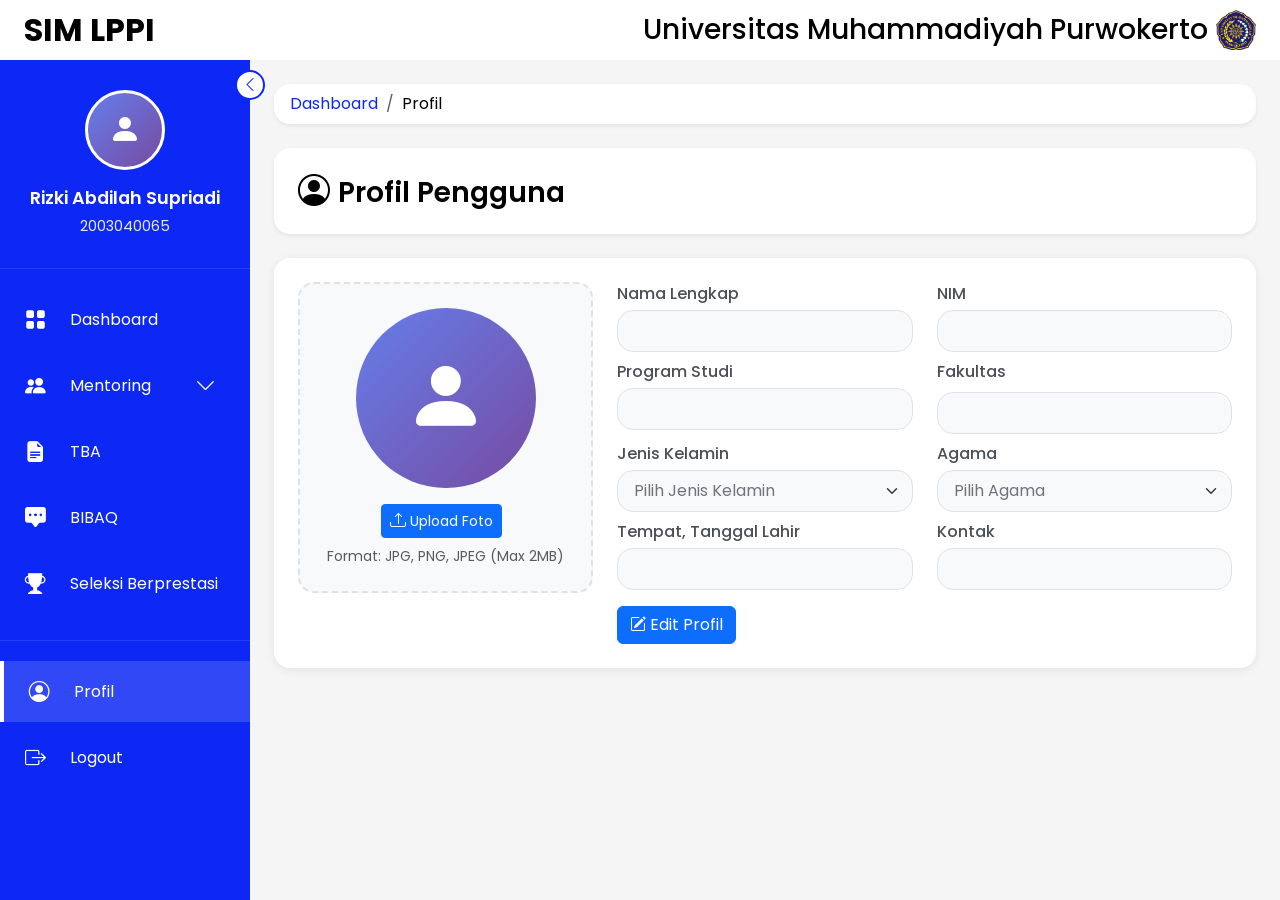
<file: profil.html>
<!doctype html>
<html lang="id">
  <head>
    <meta charset="UTF-8" />
    <meta name="viewport" content="width=device-width, initial-scale=1.0" />
    <title>Profil - SIM LPPI UMP</title>
    <link href="https://cdn.jsdelivr.net/npm/bootstrap@5.3.0/dist/css/bootstrap.min.css" rel="stylesheet" />
    <link rel="stylesheet" href="https://cdn.jsdelivr.net/npm/bootstrap-icons@1.11.0/font/bootstrap-icons.css" />
    <link rel="stylesheet" href="assets/css/profil.css" />
    <link rel="stylesheet" href="assets/css/sidebar.css" />
  </head>
  <body>
    <!-- Header -->
    <header class="top-header d-flex align-items-center fixed-top bg-white">
      <div class="d-flex align-items-center justify-content-between w-100 mx-4">
        <div class="d-flex align-items-center gap-2">
          <button class="mobile-menu-btn d-flex d-md-none align-items-center justify-content-center border border-0 rounded-4" id="mobileMenuBtn">
            <i class="bi bi-list fs-4 text-white"></i>
          </button>
          <h2 class="header-title fs-2 fw-bold text-black m-0">SIM LPPI</h2>
        </div>
        <div class="d-flex align-items-center gap-2">
          <h3 class="d-none d-md-inline fs-3 fw-medium text-black m-0">Universitas Muhammadiyah Purwokerto</h3>
          <img src="assets/img/LogoUMPnonbg.png" alt="Logo" class="header-logo" />
        </div>
      </div>
    </header>

    <!-- Sidebar Overlay -->
    <div class="sidebar-overlay" id="sidebarOverlay"></div>

    <!-- Sidebar -->
    <aside class="sidebar" id="sidebar">
      <div class="toggle-btn" id="toggleBtn">
        <i class="bi bi-chevron-left"></i>
      </div>

      <div class="sidebar-content">
        <!-- User Profile -->
        <div class="user-profile">
          <div class="user-avatar">
            <i class="bi bi-person-fill"></i>
          </div>
          <div class="user-name">Rizki Abdilah Supriadi</div>
          <div class="user-id">2003040065</div>
        </div>

        <!-- Menu -->
        <nav class="sidebar-menu">
          <a href="dashboard.html" class="menu-item">
            <i class="bi bi-grid-fill"></i>
            <span class="menu-text">Dashboard</span>
            <span class="menu-tooltip">Dashboard</span>
          </a>

          <!-- Mentoring with Dropdown -->
          <div class="menu-group">
            <a href="#" class="menu-item active" id="mentoringMenu">
              <i class="bi bi-people-fill"></i>
              <span class="menu-text">Mentoring</span>
              <span class="menu-tooltip">Mentoring</span>
              <i class="bi bi-chevron-down menu-arrow"></i>
            </a>
            <div class="submenu" id="mentoringSubmenu">
              <a href="mentor.html" class="submenu-item">
                <i class="bi bi-person-video2"></i>
                <span>Mentor</span>
                <span class="menu-tooltip">Mentor</span>
              </a>
              <a href="mentee.html" class="submenu-item active">
                <i class="bi bi-person-badge"></i>
                <span>Mentee</span>
                <span class="menu-tooltip">Mentee</span>
              </a>
            </div>
          </div>

          <a href="tba.html" class="menu-item">
            <i class="bi bi-file-earmark-text-fill"></i>
            <span class="menu-text">TBA</span>
            <span class="menu-tooltip">TBA</span>
          </a>
          <a href="bibaq.html" class="menu-item">
            <i class="bi bi-chat-square-dots-fill"></i>
            <span class="menu-text">BIBAQ</span>
            <span class="menu-tooltip">BIBAQ</span>
          </a>
          <a href="seleksiberprestasi.html" class="menu-item">
            <i class="bi bi-trophy-fill"></i>
            <span class="menu-text">Seleksi Berprestasi</span>
            <span class="menu-tooltip">Seleksi Berprestasi</span>
          </a>
        </nav>

        <!-- Bottom Menu -->
        <div class="bottom-menu">
          <a href="profil.html" class="menu-item">
            <i class="bi bi-person-circle"></i>
            <span class="menu-text">Profil</span>
            <span class="menu-tooltip">Profil</span>
          </a>
          <a href="#" class="menu-item">
            <i class="bi bi-box-arrow-right"></i>
            <span class="menu-text">Logout</span>
            <span class="menu-tooltip">Logout</span>
          </a>
        </div>
      </div>
    </aside>

    <!-- Main Content -->
    <main class="main-content" id="mainContent">
      <!-- Breadcrumb -->
      <nav aria-label="breadcrumb" class="bg-white px-3 py-2 mb-4 rounded-4 shadow-sm">
        <ol class="breadcrumb m-auto" id="breadcrumb">
          <li class="breadcrumb-item"><a href="dashboard.html" class="link-underline link-underline-opacity-0 link-underline-opacity-100-hover fs-6">Dashboard</a></li>
          <li class="breadcrumb-item fs-6 text-black" aria-current="page">Profil</li>
        </ol>
      </nav>

      <div class="bg-white rounded-4 mb-4 p-4 shadow-sm">
        <h3 class="fs-3 m-auto fw-semibold text-black"><i class="bi bi-person-circle fs-2 text-black text-center me-2"></i>Profil Pengguna</h3>
      </div>

      <!-- Profile Card -->
      <section class="dashboard-card rounded-4 p-4">
        <div class="row">
          <!-- Profile Picture Section -->
          <article class="col-md-4 mb-4 mb-md-0">
            <div class="profile-photo-container text-center p-4 rounded-4">
              <div class="d-flex flex-wrap">
                <div class="profile-photo d-flex align-items-center justify-content-center text-white rounded-circle my-0 mx-auto" id="profilePhoto">
                  <i class="bi bi-person-fill"></i>
                </div>
                <input type="file" id="photoInput" accept="image/*" style="display: none" />
              </div>
              <div class="mt-3">
                <button class="btn btn-primary btn-sm me-2" id="uploadPhotoBtn"><i class="bi bi-upload me-1"></i>Upload Foto</button>
                <button class="btn btn-danger btn-sm" id="deletePhotoBtn" style="display: none"><i class="bi bi-trash me-1"></i>Hapus Foto</button>
              </div>
              <small class="text-muted d-block mt-2">Format: JPG, PNG, JPEG (Max 2MB)</small>
            </div>
          </article>

          <!-- Profile Information Section -->
          <article class="col-md-8">
            <form id="profileForm">
              <div class="row">
                <div class="col-md-6 mb-2">
                  <label for="nama" class="form-label fs-6 fw-medium mb-1">Nama Lengkap</label>
                  <input type="text" class="form-control rounded-4 py-2 px-3" id="nama" disabled />
                </div>
                <div class="col-md-6 mb-2">
                  <label for="nim" class="form-label fs-6 fw-medium mb-1">NIM</label>
                  <input type="text" class="form-control rounded-4 py-2 px-3" id="nim" disabled />
                </div>
              </div>

              <div class="row">
                <div class="col-md-6 mb-2">
                  <label for="prodi" class="form-label fs-6 fw-medium mb-1">Program Studi</label>
                  <input type="text" class="form-control rounded-4 py-2 px-3" id="prodi" disabled />
                </div>
                <div class="col-md-6 mb-2">
                  <label for="fakultas" class="form-label fs-6 fw-medium">Fakultas</label>
                  <input type="text" class="form-control rounded-4 py-2 px-3" id="fakultas" disabled />
                </div>
              </div>

              <div class="row">
                <div class="col-md-6 mb-2">
                  <label for="jenisKelamin" class="form-label fs-6 fw-medium mb-1">Jenis Kelamin</label>
                  <select class="form-select rounded-4 py-2 px-3" id="jenisKelamin" disabled>
                    <option value="">Pilih Jenis Kelamin</option>
                    <option value="Laki-Laki">Laki-Laki</option>
                    <option value="Perempuan">Perempuan</option>
                  </select>
                </div>
                <div class="col-md-6 mb-2">
                  <label for="agama" class="form-label fs-6 fw-medium mb-1">Agama</label>
                  <select class="form-select rounded-4 py-2 px-3" id="agama" disabled>
                    <option value="">Pilih Agama</option>
                    <option value="Islam">Islam</option>
                    <option value="Kristen">Kristen</option>
                    <option value="Katolik">Katolik</option>
                    <option value="Hindu">Hindu</option>
                    <option value="Buddha">Buddha</option>
                    <option value="Konghucu">Konghucu</option>
                  </select>
                </div>
              </div>

              <div class="row">
                <div class="col-md-6 mb-2">
                  <label for="ttl" class="form-label fs-6 fw-medium mb-1">Tempat, Tanggal Lahir</label>
                  <input type="text" class="form-control rounded-4 py-2 px-3" id="ttl" disabled />
                </div>
                <div class="col-md-6 mb-3">
                  <label for="kontak" class="form-label fs-6 fw-medium mb-1">Kontak</label>
                  <input type="tel" class="form-control rounded-4 py-2 px-3" id="kontak" disabled />
                </div>
              </div>

              <div>
                <button type="button" class="btn btn-primary" id="editBtn"><i class="bi bi-pencil-square me-1"></i>Edit Profil</button>
                <button type="submit" class="btn btn-success" id="saveBtn" style="display: none"><i class="bi bi-check-circle me-1"></i>Simpan Perubahan</button>
                <button type="button" class="btn btn-secondary" id="cancelBtn" style="display: none"><i class="bi bi-x-circle me-1"></i>Batal</button>
              </div>
            </form>
          </article>
        </div>
      </section>
    </main>

    <script src="https://cdn.jsdelivr.net/npm/bootstrap@5.3.0/dist/js/bootstrap.bundle.min.js"></script>
    <script type="module" src="./assets/js/main.js"></script>
  </body>
</html>
</file>
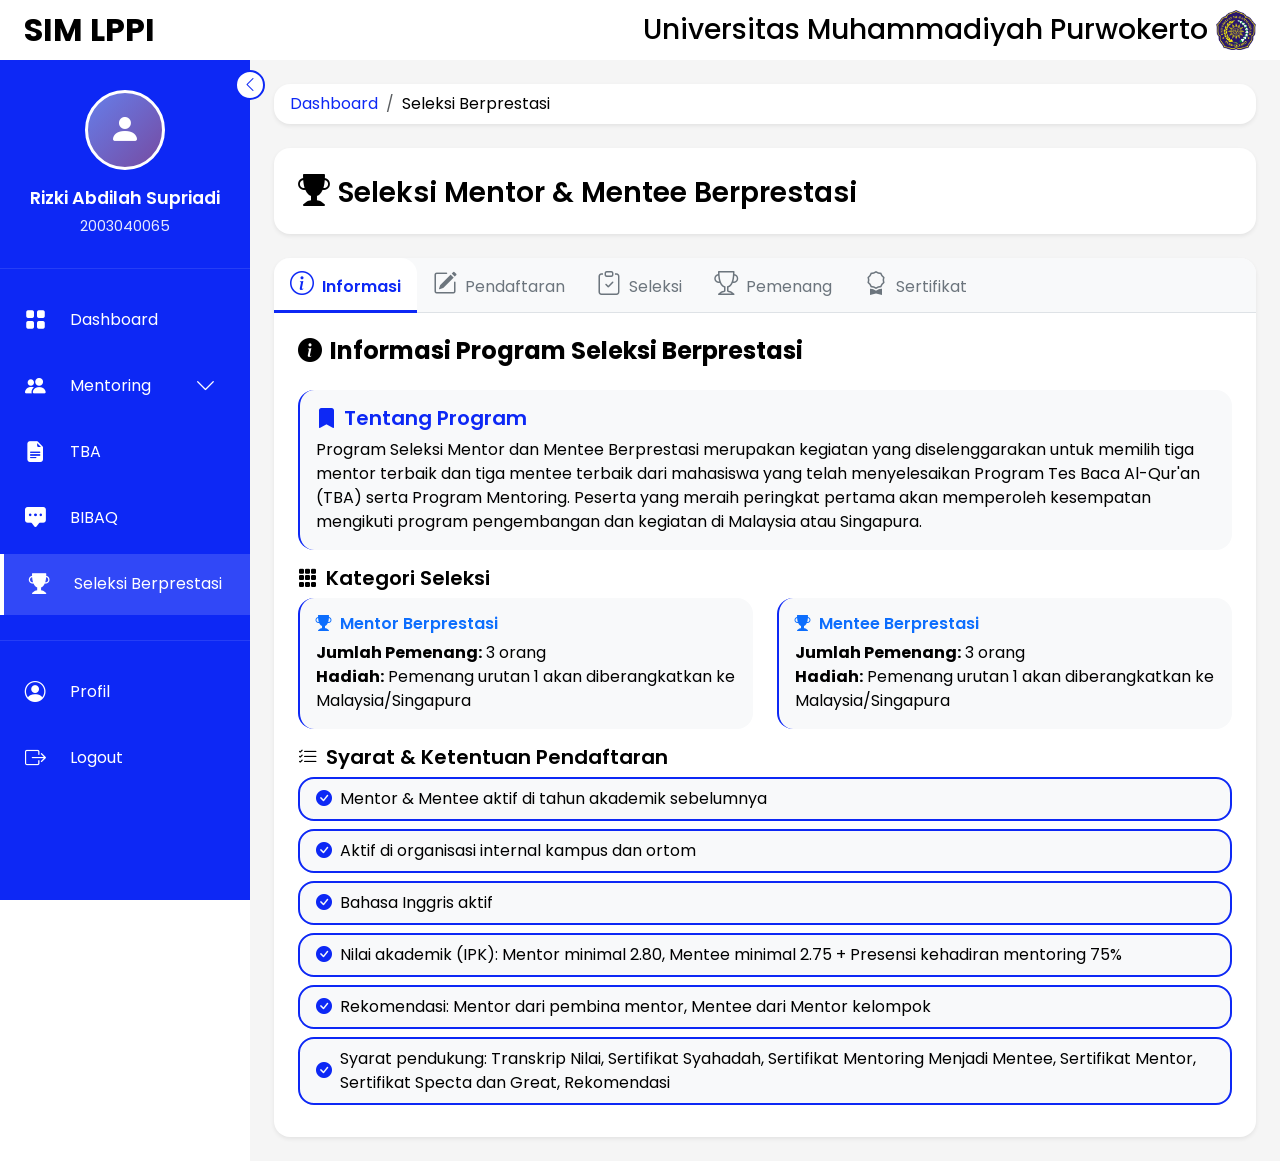
<file: seleksiberprestasi.html>
<!doctype html>
<html lang="id">
  <head>
    <meta charset="UTF-8" />
    <meta name="viewport" content="width=device-width, initial-scale=1.0" />
    <title>Seleksi Berprestasi - SIM LPPI UMP</title>
    <link href="https://cdn.jsdelivr.net/npm/bootstrap@5.3.0/dist/css/bootstrap.min.css" rel="stylesheet" />
    <link rel="stylesheet" href="https://cdn.jsdelivr.net/npm/bootstrap-icons@1.11.0/font/bootstrap-icons.css" />
    <link rel="stylesheet" href="assets/css/sidebar.css" />
    <link rel="stylesheet" href="assets/css/seleksiberprestasi.css" />
  </head>
  <body>
    <!-- HEADER -->
    <header class="top-header d-flex align-items-center fixed-top bg-white">
      <div class="d-flex align-items-center justify-content-between w-100 mx-4">
        <div class="d-flex align-items-center gap-2">
          <button class="mobile-menu-btn d-flex d-md-none align-items-center justify-content-center border border-0 rounded-4" id="mobileMenuBtn">
            <i class="bi bi-list fs-4 text-white"></i>
          </button>
          <h2 class="header-title fs-2 fw-bold text-black m-0">SIM LPPI</h2>
        </div>
        <div class="d-flex align-items-center gap-2">
          <h3 class="d-none d-md-inline fs-3 fw-medium text-black m-0">Universitas Muhammadiyah Purwokerto</h3>
          <img src="assets/img/LogoUMPnonbg.png" alt="Logo" class="header-logo" />
        </div>
      </div>
    </header>

    <!-- SIDEBAR OVERLAY -->
    <div class="sidebar-overlay" id="sidebarOverlay"></div>

    <!-- SIDEBAR -->
    <aside class="sidebar" id="sidebar">
      <div class="toggle-btn" id="toggleBtn">
        <i class="bi bi-chevron-left"></i>
      </div>

      <div class="sidebar-content">
        <!-- User Profile -->
        <div class="user-profile">
          <div class="user-avatar">
            <i class="bi bi-person-fill"></i>
          </div>
          <div class="user-name">Rizki Abdilah Supriadi</div>
          <div class="user-id">2003040065</div>
        </div>

        <!-- Menu -->
        <nav class="sidebar-menu">
          <a href="dashboard.html" class="menu-item">
            <i class="bi bi-grid-fill"></i>
            <span class="menu-text">Dashboard</span>
            <span class="menu-tooltip">Dashboard</span>
          </a>

          <!-- Mentoring with Dropdown -->
          <div class="menu-group">
            <a href="#" class="menu-item active" id="mentoringMenu">
              <i class="bi bi-people-fill"></i>
              <span class="menu-text">Mentoring</span>
              <span class="menu-tooltip">Mentoring</span>
              <i class="bi bi-chevron-down menu-arrow"></i>
            </a>
            <div class="submenu" id="mentoringSubmenu">
              <a href="mentor.html" class="submenu-item">
                <i class="bi bi-person-video2"></i>
                <span>Mentor</span>
                <span class="menu-tooltip">Mentor</span>
              </a>
              <a href="mentee.html" class="submenu-item active">
                <i class="bi bi-person-badge"></i>
                <span>Mentee</span>
                <span class="menu-tooltip">Mentee</span>
              </a>
            </div>
          </div>

          <a href="tba.html" class="menu-item">
            <i class="bi bi-file-earmark-text-fill"></i>
            <span class="menu-text">TBA</span>
            <span class="menu-tooltip">TBA</span>
          </a>
          <a href="bibaq.html" class="menu-item">
            <i class="bi bi-chat-square-dots-fill"></i>
            <span class="menu-text">BIBAQ</span>
            <span class="menu-tooltip">BIBAQ</span>
          </a>
          <a href="seleksiberprestasi.html" class="menu-item">
            <i class="bi bi-trophy-fill"></i>
            <span class="menu-text">Seleksi Berprestasi</span>
            <span class="menu-tooltip">Seleksi Berprestasi</span>
          </a>
        </nav>

        <!-- Bottom Menu -->
        <div class="bottom-menu">
          <a href="profil.html" class="menu-item">
            <i class="bi bi-person-circle"></i>
            <span class="menu-text">Profil</span>
            <span class="menu-tooltip">Profil</span>
          </a>
          <a href="#" class="menu-item">
            <i class="bi bi-box-arrow-right"></i>
            <span class="menu-text">Logout</span>
            <span class="menu-tooltip">Logout</span>
          </a>
        </div>
      </div>
    </aside>

    <!-- MAIN CONTENT -->
    <main class="main-content p-4" id="mainContent">
      <!-- BREADCRUMB -->
      <nav aria-label="breadcrumb" class="bg-white px-3 py-2 mb-4 rounded-4 shadow-sm">
        <ol class="breadcrumb m-auto">
          <li class="breadcrumb-item"><a href="dashboard.html" class="link-underline link-underline-opacity-0 link-underline-opacity-100-hover fs-6">Dashboard</a></li>
          <li class="breadcrumb-item fs-6 text-black" aria-current="page">Seleksi Berprestasi</li>
        </ol>
      </nav>

      <!-- PAGE HEADER -->
      <div class="bg-white rounded-4 mb-4 p-4 shadow-sm">
        <h3 class="fs-3 m-auto fw-semibold text-black"><i class="bi bi-trophy-fill fs-2 text-black text-center me-2"></i>Seleksi Mentor & Mentee Berprestasi</h3>
      </div>

      <!-- TAB NAVIGATION -->
      <div class="shadow-sm rounded-4 bg-white overflow-hidden">
        <!-- TAB NAVIGATION ITEM -->
        <ul class="nav nav-tabs berprestasi-tabs d-flex flex-wrap" id="berprestasiTabs" role="tablist">
          <!-- TAB INFORMASI -->
          <li class="nav-item rounded-top-4" role="presentation">
            <button
              class="nav-link active rounded-top-4 py-2 px-3"
              id="informasi-tab"
              data-bs-toggle="tab"
              data-bs-target="#informasi"
              type="button"
              role="tab"
              aria-controls="informasi"
              aria-selected="true">
              <i class="bi bi-info-circle me-0 me-sm-2 fs-4"></i><span class="d-none d-sm-inline fs-6">Informasi</span>
            </button>
          </li>

          <!-- TAB KELOMPOK -->
          <li class="nav-item rounded-top-4" role="presentation">
            <button
              class="nav-link rounded-top-4 py-2 px-3"
              id="pendaftaran-tab"
              data-bs-toggle="tab"
              data-bs-target="#pendaftaran"
              type="button"
              role="tab"
              aria-controls="pendaftaran"
              aria-selected="false">
              <i class="bi bi-pencil-square me-0 me-sm-2 fs-4"></i><span class="d-none d-sm-inline fs-6">Pendaftaran</span>
            </button>
          </li>

          <!-- TAB STATUS SELEKSI -->
          <li class="nav-item rounded-top-4" role="presentation">
            <button
              class="nav-link rounded-top-4 py-2 px-3"
              id="status-seleksi-tab"
              data-bs-toggle="tab"
              data-bs-target="#status-seleksi"
              type="button"
              role="tab"
              aria-controls="status-seleksi"
              aria-selected="false">
              <i class="bi bi-clipboard-check me-0 me-sm-2 fs-4"></i><span class="d-none d-sm-inline fs-6">Seleksi</span>
            </button>
          </li>

          <!-- TAB PEMENANG -->
          <li class="nav-item rounded-top-4" role="presentation">
            <button class="nav-link rounded-top-4 py-2 px-3" id="pemenang-tab" data-bs-toggle="tab" data-bs-target="#pemenang" type="button" role="tab" aria-controls="pemenang" aria-selected="false">
              <i class="bi bi-trophy me-0 me-sm-2 fs-4"></i><span class="d-none d-sm-inline fs-6">Pemenang</span>
            </button>
          </li>

          <!-- TAB HASIL -->
          <li class="nav-item rounded-top-4" role="presentation">
            <button
              class="nav-link rounded-top-4 py-2 px-3"
              id="sertifikat-berprestasi-tab"
              data-bs-toggle="tab"
              data-bs-target="#sertifikat-berprestasi"
              type="button"
              role="tab"
              aria-controls="sertifikat-berprestasi"
              aria-selected="false">
              <i class="bi bi-award me-0 me-sm-2 fs-4"></i><span class="d-none d-sm-inline fs-6">Sertifikat</span>
            </button>
          </li>
        </ul>

        <!-- TAB NAVIGATION CONTENT -->
        <div class="tab-content berprestasi-tab-content p-0" id="berprestasiTabContent">
          <!-- TAB INFORMASI -->
          <div class="tab-pane fade show active" id="informasi" role="tabpanel" aria-labelledby="informasi-tab">
            <div class="p-4">
              <h4 class="fs-4 mb-4 text-black fw-bold"><i class="bi bi-info-circle-fill text-black fs-4 me-2"></i>Informasi Program Seleksi Berprestasi</h4>

              <!-- TENTANG SELEKSI BERPRESTASI -->
              <div class="info-section p-3 mb-3 rounded-4">
                <h5 class="fs-5 fw-semibold mb-2"><i class="bi bi-bookmark-fill me-2 fs-5"></i>Tentang Program</h5>
                <p class="m-0 fs-6 fw-normal text-black">
                  Program Seleksi Mentor dan Mentee Berprestasi merupakan kegiatan yang diselenggarakan untuk memilih tiga mentor terbaik dan tiga mentee terbaik dari mahasiswa yang telah
                  menyelesaikan Program Tes Baca Al-Qur'an (TBA) serta Program Mentoring. Peserta yang meraih peringkat pertama akan memperoleh kesempatan mengikuti program pengembangan dan kegiatan
                  di Malaysia atau Singapura.
                </p>
              </div>

              <!-- KATEGORI -->
              <h5 class="fs-5 fw-semibold text-black mb-2"><i class="bi bi-grid-3x3-gap-fill me-2 fs-5"></i>Kategori Seleksi</h5>
              <div class="row">
                <div class="col-md-6 mb-3">
                  <div class="info-card p-3 rounded-4">
                    <h6 class="text-primary fs-6 fw-semibold mb-2"><i class="bi bi-trophy-fill me-2 fs-6"></i>Mentor Berprestasi</h6>
                    <p class="m-0 fs-6 fw-normal text-black"><strong>Jumlah Pemenang:</strong> 3 orang</p>
                    <p class="m-0 fs-6 fw-normal text-black"><strong>Hadiah:</strong> Pemenang urutan 1 akan diberangkatkan ke Malaysia/Singapura</p>
                  </div>
                </div>
                <div class="col-md-6 mb-3">
                  <div class="info-card p-3 rounded-4">
                    <h6 class="text-primary fs-6 fw-semibold mb-2"><i class="bi bi-trophy-fill me-2 fs-6"></i>Mentee Berprestasi</h6>
                    <p class="m-0 fs-6 fw-normal text-black"><strong>Jumlah Pemenang:</strong> 3 orang</p>
                    <p class="m-0 fs-6 fw-normal text-black"><strong>Hadiah:</strong> Pemenang urutan 1 akan diberangkatkan ke Malaysia/Singapura</p>
                  </div>
                </div>
              </div>

              <!-- SYARAT DAN KETENTUAN -->
              <div>
                <h5 class="fs-5 fw-semibold text-black mb-2"><i class="bi bi-list-check me-2 fs-5"></i>Syarat & Ketentuan Pendaftaran</h5>
                <ul class="syarat-list list-unstyled m-0 p-0">
                  <li class="d-flex align-items-center py-2 px-3 rounded-4 mb-2 text-black">
                    <i class="bi bi-check-circle-fill me-2 fs-6"></i><span>Mentor & Mentee aktif di tahun akademik sebelumnya</span>
                  </li>
                  <li class="d-flex align-items-center py-2 px-3 rounded-4 mb-2 text-black">
                    <i class="bi bi-check-circle-fill me-2 fs-6"></i><span>Aktif di organisasi internal kampus dan ortom</span>
                  </li>
                  <li class="d-flex align-items-center py-2 px-3 rounded-4 mb-2 text-black"><i class="bi bi-check-circle-fill me-2 fs-6"></i><span>Bahasa Inggris aktif</span></li>
                  <li class="d-flex align-items-center py-2 px-3 rounded-4 mb-2 text-black">
                    <i class="bi bi-check-circle-fill me-2 fs-6"></i><span>Nilai akademik (IPK): Mentor minimal 2.80, Mentee minimal 2.75 + Presensi kehadiran mentoring 75%</span>
                  </li>
                  <li class="d-flex align-items-center py-2 px-3 rounded-4 mb-2 text-black">
                    <i class="bi bi-check-circle-fill me-2 fs-6"></i><span>Rekomendasi: Mentor dari pembina mentor, Mentee dari Mentor kelompok</span>
                  </li>
                  <li class="d-flex align-items-center py-2 px-3 rounded-4 mb-2 text-black">
                    <i class="bi bi-check-circle-fill me-2 fs-6"></i>Syarat pendukung: Transkrip Nilai, Sertifikat Syahadah, Sertifikat Mentoring Menjadi Mentee, Sertifikat Mentor, Sertifikat Specta
                    dan Great, Rekomendasi
                  </li>
                </ul>
              </div>
            </div>
          </div>

          <!-- TAB PENDAFTARAN -->
          <div class="tab-pane fade" id="pendaftaran" role="tabpanel" aria-labelledby="pendaftaran-tab">
            <div class="p-4">
              <h4 class="fs-4 mb-4 text-black fw-bold"><i class="bi bi-pencil-square text-black me-2 fs-4"></i>Pendaftaran Program Seleksi Berprestasi</h4>

              <!-- TOMBOL PENDAFTARAN -->
              <div id="berprestasiRegistrationButtonArea" class="text-start mb-2">
                <button id="btnDaftarBerprestasi" class="btn btn-primary fs-6 fw-normal px-3 py-2">Daftar Sekarang</button>
              </div>

              <!-- AREA STATUS PENDAFTARAN -->
              <div id="berprestasiRegistrationStatusArea" class="rounded-4">
                <!-- Akan diisi oleh JavaScript -->
              </div>

              <!-- FORM PENDAFTARAN (Hidden by default) -->
              <div id="formBerprestasiPendaftaranArea" style="display: none" class="mb-4">
                <!-- Form akan dirender oleh JavaScript -->
              </div>
            </div>
          </div>

          <!-- TAB STATUS SELEKSI -->
          <div class="tab-pane fade" id="status-seleksi" role="tabpanel" aria-labelledby="status-seleksi-tab">
            <div class="p-4">
              <h4 class="fs-4 mb-4 text-black fw-bold"><i class="bi bi-clipboard-check-fill text-black me-2 fs-4"></i>Timeline Status Seleksi</h4>
              <div id="statusSeleksiContent">
                <!-- Akan diisi oleh JavaScript -->
              </div>
            </div>
          </div>

          <!-- TAB PEMENANG -->
          <div class="tab-pane fade" id="pemenang" role="tabpanel" aria-labelledby="pemenang-tab">
            <div class="p-4">
              <h4 class="fs-4 mb-4 text-black fw-bold"><i class="bi bi-trophy-fill text-black me-2 fs-4"></i>Daftar Pemenang Seleksi Berprestasi</h4>
              <div id="pemenangContent">
                <!-- Akan diisi oleh JavaScript -->
              </div>
            </div>
          </div>

          <!-- TAB HASIL -->
          <div class="tab-pane fade" id="sertifikat-berprestasi" role="tabpanel" aria-labelledby="sertifikat-berprestasi-tab">
            <div class="p-4">
              <h4 class="fs-4 mb-4 text-black fw-bold"><i class="bi bi-award-fill text-black me-2 fs-4"></i>Sertifikat Program Seleksi Berprestasi</h4>
              <div id="sertifikatBerprestasiContent">
                <!-- Akan diisi oleh Javascript -->
              </div>
            </div>
          </div>
        </div>
      </div>
    </main>

    <script src="https://cdn.jsdelivr.net/npm/bootstrap@5.3.0/dist/js/bootstrap.bundle.min.js"></script>
    <script type="module" src="./assets/js/main.js"></script>
  </body>
</html>
</file>
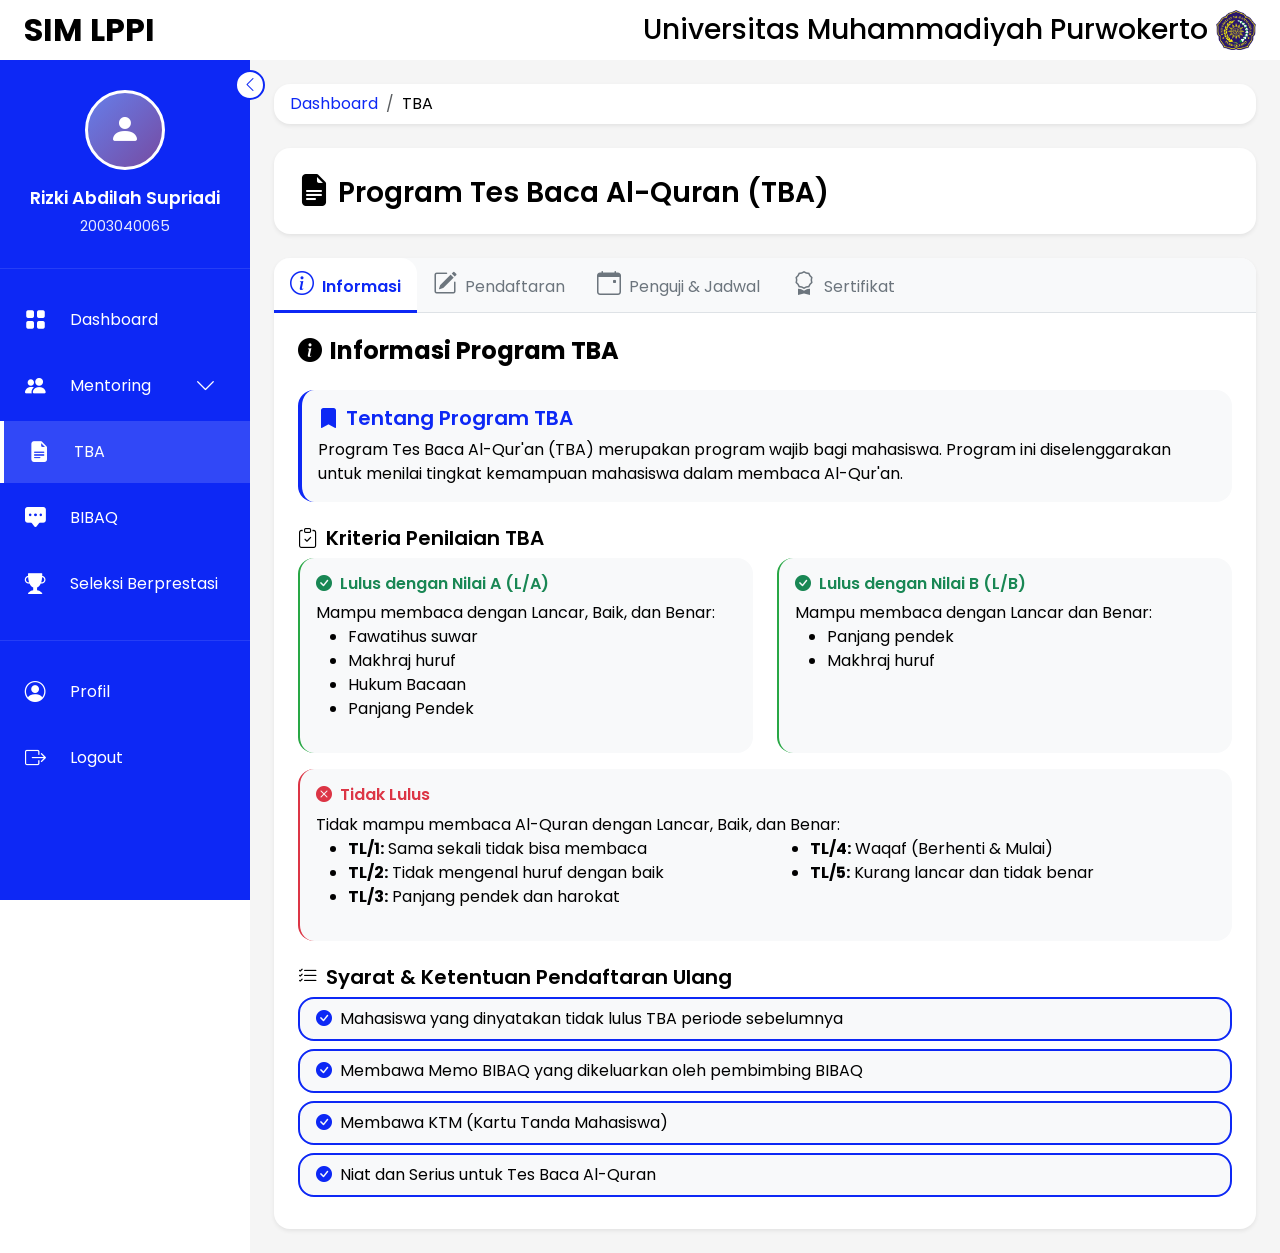
<file: tba.html>
<!doctype html>
<html lang="id">
  <head>
    <meta charset="UTF-8" />
    <meta name="viewport" content="width=device-width, initial-scale=1.0" />
    <title>TBA - SIM LPPI UMP</title>
    <link href="https://cdn.jsdelivr.net/npm/bootstrap@5.3.0/dist/css/bootstrap.min.css" rel="stylesheet" />
    <link rel="stylesheet" href="https://cdn.jsdelivr.net/npm/bootstrap-icons@1.11.0/font/bootstrap-icons.css" />
    <link rel="stylesheet" href="assets/css/sidebar.css" />
    <link rel="stylesheet" href="assets/css/tba.css" />
  </head>
  <body>
    <!-- HEADER -->
    <header class="top-header d-flex align-items-center fixed-top bg-white">
      <div class="d-flex align-items-center justify-content-between w-100 mx-4">
        <div class="d-flex align-items-center gap-2">
          <button class="mobile-menu-btn d-flex d-md-none align-items-center justify-content-center border border-0 rounded-4" id="mobileMenuBtn">
            <i class="bi bi-list fs-4 text-white"></i>
          </button>
          <h2 class="header-title fs-2 fw-bold text-black m-0">SIM LPPI</h2>
        </div>
        <div class="d-flex align-items-center gap-2">
          <h3 class="d-none d-md-inline fs-3 fw-medium text-black m-0">Universitas Muhammadiyah Purwokerto</h3>
          <img src="assets/img/LogoUMPnonbg.png" alt="Logo" class="header-logo" />
        </div>
      </div>
    </header>

    <!-- SIDEBAR OVERLAY -->
    <div class="sidebar-overlay" id="sidebarOverlay"></div>

    <!-- SIDEBAR -->
    <aside class="sidebar" id="sidebar">
      <div class="toggle-btn" id="toggleBtn">
        <i class="bi bi-chevron-left"></i>
      </div>

      <div class="sidebar-content">
        <!-- User Profile -->
        <div class="user-profile">
          <div class="user-avatar">
            <i class="bi bi-person-fill"></i>
          </div>
          <div class="user-name">Rizki Abdilah Supriadi</div>
          <div class="user-id">2003040065</div>
        </div>

        <!-- Menu -->
        <nav class="sidebar-menu">
          <a href="dashboard.html" class="menu-item">
            <i class="bi bi-grid-fill"></i>
            <span class="menu-text">Dashboard</span>
            <span class="menu-tooltip">Dashboard</span>
          </a>

          <!-- Mentoring with Dropdown -->
          <div class="menu-group">
            <a href="#" class="menu-item active" id="mentoringMenu">
              <i class="bi bi-people-fill"></i>
              <span class="menu-text">Mentoring</span>
              <span class="menu-tooltip">Mentoring</span>
              <i class="bi bi-chevron-down menu-arrow"></i>
            </a>
            <div class="submenu" id="mentoringSubmenu">
              <a href="mentor.html" class="submenu-item">
                <i class="bi bi-person-video2"></i>
                <span>Mentor</span>
                <span class="menu-tooltip">Mentor</span>
              </a>
              <a href="mentee.html" class="submenu-item active">
                <i class="bi bi-person-badge"></i>
                <span>Mentee</span>
                <span class="menu-tooltip">Mentee</span>
              </a>
            </div>
          </div>

          <a href="tba.html" class="menu-item">
            <i class="bi bi-file-earmark-text-fill"></i>
            <span class="menu-text">TBA</span>
            <span class="menu-tooltip">TBA</span>
          </a>
          <a href="bibaq.html" class="menu-item">
            <i class="bi bi-chat-square-dots-fill"></i>
            <span class="menu-text">BIBAQ</span>
            <span class="menu-tooltip">BIBAQ</span>
          </a>
          <a href="seleksiberprestasi.html" class="menu-item">
            <i class="bi bi-trophy-fill"></i>
            <span class="menu-text">Seleksi Berprestasi</span>
            <span class="menu-tooltip">Seleksi Berprestasi</span>
          </a>
        </nav>

        <!-- Bottom Menu -->
        <div class="bottom-menu">
          <a href="profil.html" class="menu-item">
            <i class="bi bi-person-circle"></i>
            <span class="menu-text">Profil</span>
            <span class="menu-tooltip">Profil</span>
          </a>
          <a href="#" class="menu-item">
            <i class="bi bi-box-arrow-right"></i>
            <span class="menu-text">Logout</span>
            <span class="menu-tooltip">Logout</span>
          </a>
        </div>
      </div>
    </aside>

    <!-- MAIN CONTENT -->
    <main class="main-content" id="mainContent">
      <!-- BREADCRUMB -->
      <nav aria-label="breadcrumb" class="bg-white px-3 py-2 mb-4 rounded-4 shadow-sm">
        <ol class="breadcrumb m-auto">
          <li class="breadcrumb-item"><a href="dashboard.html" class="link-underline link-underline-opacity-0 link-underline-opacity-100-hover fs-6">Dashboard</a></li>
          <li class="breadcrumb-item fs-6 text-black" aria-current="page">TBA</li>
        </ol>
      </nav>

      <!-- PAGE HEADER -->
      <div class="bg-white rounded-4 mb-4 p-4 shadow-sm">
        <h3 class="fs-3 m-auto fw-semibold text-black"><i class="bi bi-file-earmark-text-fill fs-2 text-black text-center me-2"></i>Program Tes Baca Al-Quran (TBA)</h3>
      </div>

      <!-- TAB NAVIGATION -->
      <div class="shadow-sm rounded-4 bg-white overflow-hidden">
        <!-- TAB NAVIGATION ITEM -->
        <ul class="nav nav-tabs tba-tabs d-flex flex-wrap" id="tbaTabs" role="tablist">
          <!-- TAB INFORMASI -->
          <li class="nav-item rounded-top-4" role="presentation">
            <button
              class="nav-link active rounded-top-4 py-2 px-3"
              id="informasi-tab"
              data-bs-toggle="tab"
              data-bs-target="#informasi"
              type="button"
              role="tab"
              aria-controls="informasi"
              aria-selected="true">
              <i class="bi bi-info-circle me-0 me-sm-2 fs-4"></i><span class="d-none d-sm-inline fs-6">Informasi</span>
            </button>
          </li>

          <!-- TAB PENDAFTARAN -->
          <li class="nav-item rounded-top-4" role="presentation">
            <button
              class="nav-link rounded-top-4 py-2 px-3"
              id="pendaftaran-tab"
              data-bs-toggle="tab"
              data-bs-target="#pendaftaran"
              type="button"
              role="tab"
              aria-controls="pendaftaran"
              aria-selected="false">
              <i class="bi bi-pencil-square me-0 me-sm-2 fs-4"></i><span class="d-none d-sm-inline fs-6">Pendaftaran</span>
            </button>
          </li>

          <!-- TAB PENGUJI DAN JADWAL -->
          <li class="nav-item rounded-top-4" role="presentation">
            <button
              class="nav-link rounded-top-4 py-2 px-3"
              id="penguji-jadwal-tab"
              data-bs-toggle="tab"
              data-bs-target="#penguji-jadwal"
              type="button"
              role="tab"
              aria-controls="penguji-jadwal"
              aria-selected="false">
              <i class="bi bi-calendar-event me-0 me-sm-2 fs-4"></i><span class="d-none d-sm-inline fs-6">Penguji & Jadwal</span>
            </button>
          </li>

          <!-- TAB HASIL -->
          <li class="nav-item rounded-top-4" role="presentation">
            <button
              class="nav-link rounded-top-4 py-2 px-3"
              id="sertifikat-tba-tab"
              data-bs-toggle="tab"
              data-bs-target="#sertifikat-tba"
              type="button"
              role="tab"
              aria-controls="sertifikat-tba"
              aria-selected="false">
              <i class="bi bi-award me-0 me-sm-2 fs-4"></i><span class="d-none d-sm-inline fs-6">Sertifikat</span>
            </button>
          </li>
        </ul>

        <!-- TAB NAVIGATION CONTENT -->
        <div class="tab-content tba-tab-content p-0" id="tbaTabContent">
          <!-- TAB INFORMASI -->
          <div class="tab-pane fade show active" id="informasi" role="tabpanel" aria-labelledby="informasi-tab">
            <div class="p-4">
              <h4 class="fs-4 mb-4 text-black fw-bold"><i class="bi bi-info-circle-fill text-black fs-4 me-2"></i>Informasi Program TBA</h4>
              <!-- TENTANG TBA -->
              <div class="info-section p-3 mb-4 rounded-4">
                <h5 class="fs-5 fw-semibold mb-2"><i class="bi bi-bookmark-fill me-2 fs-5"></i>Tentang Program TBA</h5>
                <p class="m-0 fs-6 fw-normal text-black">
                  Program Tes Baca Al-Qur'an (TBA) merupakan program wajib bagi mahasiswa. Program ini diselenggarakan untuk menilai tingkat kemampuan mahasiswa dalam membaca Al-Qur'an.
                </p>
              </div>

              <!-- KRITERIA PENILAIAN -->
              <h5 class="fs-5 fw-semibold text-black mb-2"><i class="bi bi-clipboard-check me-2 fs-5"></i>Kriteria Penilaian TBA</h5>
              <div class="row">
                <!-- LULUS NILAI A -->
                <div class="col-md-6 mb-3">
                  <div class="penilaian-card lulus p-3 rounded-4">
                    <h6 class="text-success fs-6 fw-semibold mb-2"><i class="bi bi-check-circle-fill me-2 fs-6"></i>Lulus dengan Nilai A (L/A)</h6>
                    <p class="m-0 fs-6 fw-normal text-black">Mampu membaca dengan Lancar, Baik, dan Benar:</p>
                    <ul>
                      <li>Fawatihus suwar</li>
                      <li>Makhraj huruf</li>
                      <li>Hukum Bacaan</li>
                      <li>Panjang Pendek</li>
                    </ul>
                  </div>
                </div>

                <!-- LULUS NILAI B -->
                <div class="col-md-6 mb-3">
                  <div class="penilaian-card lulus p-3 rounded-4">
                    <h6 class="text-success fs-6 fw-semibold mb-2"><i class="bi bi-check-circle-fill me-2 fs-6"></i>Lulus dengan Nilai B (L/B)</h6>
                    <p class="m-0 fs-6 fw-normal text-black">Mampu membaca dengan Lancar dan Benar:</p>
                    <ul>
                      <li>Panjang pendek</li>
                      <li>Makhraj huruf</li>
                    </ul>
                  </div>
                </div>
              </div>

              <!-- TIDAK LULUS -->
              <div class="penilaian-card tidak-lulus p-3 rounded-4 mb-4">
                <h6 class="text-danger fs-6 fw-semibold mb-2"><i class="bi bi-x-circle-fill me-2 fs-6"></i>Tidak Lulus</h6>
                <p class="m-0 fs-6 fw-normal text-black">Tidak mampu membaca Al-Quran dengan Lancar, Baik, dan Benar:</p>
                <div class="row">
                  <div class="col-md-6">
                    <ul>
                      <li><strong>TL/1:</strong> Sama sekali tidak bisa membaca</li>
                      <li><strong>TL/2:</strong> Tidak mengenal huruf dengan baik</li>
                      <li><strong>TL/3:</strong> Panjang pendek dan harokat</li>
                    </ul>
                  </div>
                  <div class="col-md-6">
                    <ul>
                      <li><strong>TL/4:</strong> Waqaf (Berhenti & Mulai)</li>
                      <li><strong>TL/5:</strong> Kurang lancar dan tidak benar</li>
                    </ul>
                  </div>
                </div>
              </div>

              <!-- SYARAT DAN KETENTUAN -->
              <div>
                <h5 class="fs-5 fw-semibold text-black mb-2"><i class="bi bi-list-check me-2 fs-5"></i>Syarat & Ketentuan Pendaftaran Ulang</h5>
                <ul class="syarat-list list-unstyled m-0 p-0">
                  <li class="d-flex align-items-center py-2 px-3 rounded-4 mb-2 text-black">
                    <i class="bi bi-check-circle-fill me-2 fs-6"></i>Mahasiswa yang dinyatakan tidak lulus TBA periode sebelumnya
                  </li>
                  <li class="d-flex align-items-center py-2 px-3 rounded-4 mb-2 text-black">
                    <i class="bi bi-check-circle-fill me-2 fs-6"></i>Membawa Memo BIBAQ yang dikeluarkan oleh pembimbing BIBAQ
                  </li>
                  <li class="d-flex align-items-center py-2 px-3 rounded-4 mb-2 text-black"><i class="bi bi-check-circle-fill me-2 fs-6"></i>Membawa KTM (Kartu Tanda Mahasiswa)</li>
                  <li class="d-flex align-items-center py-2 px-3 rounded-4 mb-2 text-black"><i class="bi bi-check-circle-fill me-2 fs-6"></i>Niat dan Serius untuk Tes Baca Al-Quran</li>
                </ul>
              </div>
            </div>
          </div>

          <!-- TAB PENDAFTARAN -->
          <div class="tab-pane fade" id="pendaftaran" role="tabpanel" aria-labelledby="pendaftaran-tab">
            <div class="p-4">
              <h4 class="fs-4 mb-4 text-black fw-bold"><i class="bi bi-pencil-square text-black me-2 fs-4"></i>Pendaftaran Program TBA</h4>
              <!-- TOMBOL PENDAFTARAN -->
              <div id="tbaRegistrationButtonArea" class="text-start mb-2">
                <button id="btnDaftarTBA" class="btn btn-primary fs-6 fw-normal px-3 py-2">Daftar TBA</button>
              </div>

              <!-- AREA STATUS PENDAFTARAN -->
              <div id="tbaRegistrationStatusArea" class="rounded-4">
                <!-- Akan diisi oleh JavaScript -->
              </div>

              <!-- FORM PENDAFTARAN -->
              <div id="formTBAPendaftaranArea" style="display: none" class="mb-4">
                <form id="formTBAPendaftaran">
                  <div class="row">
                    <!-- INPUT NAMA LENGKAP -->
                    <div class="col-md-6 mb-3">
                      <label for="tba_namaLengkap" class="form-label fs-6 fw-medium">Nama Lengkap <span class="text-danger fs-6 fw-medium">*</span></label>
                      <input type="text" class="form-control rounded-4 py-2 px-3" id="tba_namaLengkap" placeholder="Masukkan nama lengkap" required />
                    </div>
                    <!-- INPUT NIM -->
                    <div class="col-md-6 mb-3">
                      <label for="tba_nim" class="form-label fs-6 fw-medium">NIM <span class="text-danger fs-6 fw-medium">*</span></label>
                      <input type="text" class="form-control rounded-4 py-2 px-3" id="tba_nim" placeholder="Masukkan NIM" required />
                    </div>
                    <!-- INPUT JENIS KELAMIN -->
                    <div class="col-md-6 mb-3">
                      <label for="tba_jenisKelamin" class="form-label fs-6 fw-medium">Jenis Kelamin <span class="text-danger fs-6 fw-medium">*</span></label>
                      <select class="form-select rounded-4 py-2 px-3" id="tba_jenisKelamin" required>
                        <option value="">Pilih Jenis Kelamin</option>
                        <option value="Laki-Laki">Laki-Laki</option>
                        <option value="Perempuan">Perempuan</option>
                      </select>
                    </div>
                    <!-- INPUT FAKULTAS -->
                    <div class="col-md-6 mb-3">
                      <label for="tba_fakultas" class="form-label fs-6 fw-medium">Fakultas <span class="text-danger fs-6 fw-medium">*</span></label>
                      <input type="text" class="form-control rounded-4 py-2 px-3" id="tba_fakultas" placeholder="Masukkan fakultas" required />
                    </div>
                    <!-- INPUT PRODI -->
                    <div class="col-md-6 mb-3">
                      <label for="tba_prodi" class="form-label fs-6 fw-medium">Program Studi <span class="text-danger fs-6 fw-medium">*</span></label>
                      <input type="text" class="form-control rounded-4 py-2 px-3" id="tba_prodi" placeholder="Masukkan program studi" required />
                    </div>
                    <!-- INPUT ANGKATAN -->
                    <div class="col-md-6 mb-3">
                      <label for="tba_angkatan" class="form-label fs-6 fw-medium">Angkatan <span class="text-danger fs-6 fw-medium">*</span></label>
                      <input type="text" class="form-control rounded-4 py-2 px-3" id="tba_angkatan" placeholder="Contoh: 2020" required />
                    </div>
                    <div class="col-md-6 mb-3">
                      <label for="tba_kontak" class="form-label fs-6 fw-medium">Kontak <span class="text-danger fs-6 fw-medium">*</span></label>
                      <input type="text" class="form-control rounded-4 py-2 px-3" id="tba_kontak" placeholder="Contoh: 08123456789" required />
                    </div>
                    <!-- INPUT MEMO BIBAQ -->
                    <div class="col-md-6 mb-3">
                      <label for="tba_memoBIBAQ" class="form-label">Upload Memo BIBAQ <span class="text-danger fs-6 fw-medium">*</span></label>
                      <input type="file" class="form-control rounded-4 py-2 px-3" id="tba_memoBIBAQ" accept=".pdf" required />
                      <small class="text-muted">Format yang diizinkan: PDF</small>
                    </div>
                  </div>

                  <div class="d-flex justify-content-between">
                    <button type="button" id="btnBatalTBA" class="btn btn-secondary me-2"><i class="bi bi-x-circle me-2"></i>Batal</button>
                    <button type="submit" class="btn btn-success"><i class="bi bi-check-circle me-2"></i>Submit</button>
                  </div>
                </form>
              </div>
            </div>
          </div>

          <!-- TAB PENGUJI DAN JADWAL -->
          <div class="tab-pane fade" id="penguji-jadwal" role="tabpanel" aria-labelledby="penguji-jadwal-tab">
            <div class="p-4">
              <h4 class="fs-4 mb-4 text-black fw-bold"><i class="bi bi-calendar-event-fill text-black me-2 fs-4"></i>Penguji & Jadwal TBA</h4>

              <div id="pengujiJadwalContent">
                <!-- Akan diisi oleh JavaScript -->
              </div>
            </div>
          </div>

          <!-- TAB HASIL -->
          <div class="tab-pane fade" id="sertifikat-tba" role="tabpanel" aria-labelledby="sertifikat-tba-tab">
            <div class="p-4">
              <h4 class="fs-4 mb-4 text-black fw-bold"><i class="bi bi-award-fill text-black me-2 fs-4"></i>Sertifikat Program TBA</h4>

              <div id="sertifikatTBAContent">
                <!-- Akan diisi oleh JavaScript -->
              </div>
            </div>
          </div>
        </div>
      </div>
    </main>

    <script src="https://cdn.jsdelivr.net/npm/bootstrap@5.3.0/dist/js/bootstrap.bundle.min.js"></script>
    <script type="module" src="./assets/js/main.js"></script>
  </body>
</html>
</file>
<file: assets/css/sidebar.css>
@import url("https://fonts.googleapis.com/css2?family=Poppins:ital,wght@0,100;0,200;0,300;0,400;0,500;0,600;0,700;0,800;0,900;1,100;1,200;1,300;1,400;1,500;1,600;1,700;1,800;1,900&display=swap");

* {
  margin: 0;
  padding: 0;
  box-sizing: border-box;
}

body {
  font-family: "Poppins", "sans-serif";
  overflow-x: hidden;
}

/* Header */
.top-header {
  height: 60px;
  transition: all 0.3s ease;
}
.mobile-menu-btn {
  width: 40px;
  height: 40px;
  background: #0d28f5;
}
.header-logo {
  width: 40px;
  height: 40px;
}

/* Sidebar */

/* Mobile Overlay */
.sidebar-overlay {
  display: none;
  position: fixed;
  top: 60px;
  left: 0;
  right: 0;
  bottom: 0;
  background: rgba(0, 0, 0, 0.5);
  z-index: 1019;
}

.sidebar-overlay.active {
  display: block;
}

.sidebar {
  position: fixed;
  top: 60px;
  left: 0;
  width: 250px;
  height: calc(100vh - 60px);
  background: #0d28f5;
  transition: all 0.3s ease;
  z-index: 1020;
  display: flex;
  flex-direction: column;
}

.sidebar.collapsed {
  width: 70px;
}

.sidebar-content {
  flex: 1;
  overflow-y: auto;
  overflow-x: hidden;
}

.sidebar-content::-webkit-scrollbar {
  width: 5px;
}

.sidebar-content::-webkit-scrollbar-thumb {
  background: rgba(255, 255, 255, 0.3);
  border-radius: 10px;
}

.toggle-btn {
  position: absolute;
  top: 10px;
  right: -15px;
  width: 30px;
  height: 30px;
  background: white;
  border: 2px solid #0d28f5;
  border-radius: 50%;
  display: flex;
  align-items: center;
  justify-content: center;
  cursor: pointer;
  transition: all 0.3s ease;
  z-index: 1021;
}

.toggle-btn:hover {
  transform: scale(1.1);
}

.toggle-btn i {
  color: #0d28f5;
  transition: transform 0.3s ease;
}

.sidebar.collapsed .toggle-btn i {
  transform: rotate(180deg);
}

.user-profile {
  text-align: center;
  padding: 30px 20px;
  color: white;
  border-bottom: 1px solid rgba(255, 255, 255, 0.1);
  flex-shrink: 0;
}

.user-avatar {
  width: 80px;
  height: 80px;
  border-radius: 50%;
  margin: 0 auto 15px;
  border: 3px solid white;
  object-fit: cover;
  background: linear-gradient(135deg, #667eea 0%, #764ba2 100%);
  display: flex;
  align-items: center;
  justify-content: center;
  font-size: 2rem;
  color: white;
}

.user-avatar img {
  width: 100%;
  height: 100%;
  border-radius: 50%;
  object-fit: cover;
}

.user-name {
  font-size: 1.1rem;
  font-weight: 600;
  margin-bottom: 5px;
  white-space: nowrap;
  overflow: hidden;
  text-overflow: ellipsis;
}

.user-id {
  font-size: 0.9rem;
  opacity: 0.9;
}

.sidebar.collapsed .user-profile {
  padding: 20px 10px;
}

.sidebar.collapsed .user-avatar {
  width: 50px;
  height: 50px;
  font-size: 1.3rem;
}

.sidebar.collapsed .user-name,
.sidebar.collapsed .user-id {
  display: none;
}

/* Menu */
.sidebar-menu {
  padding: 20px 0;
  flex: 1;
}

.menu-item {
  display: flex;
  align-items: center;
  padding: 15px 25px;
  color: white;
  text-decoration: none;
  transition: all 0.3s ease;
  cursor: pointer;
  position: relative;
  margin-bottom: 5px;
}

.menu-item:hover {
  background: rgba(255, 255, 255, 0.1);
  color: white;
}

.menu-item.active {
  background: rgba(255, 255, 255, 0.15);
  border-left: 4px solid white;
}

.menu-item i {
  font-size: 1.3rem;
  width: 30px;
  min-width: 30px;
  flex-shrink: 0;
}

.menu-text {
  margin-left: 15px;
  font-size: 1rem;
  white-space: nowrap;
  opacity: 1;
  transition: opacity 0.2s ease;
  overflow: hidden;
  flex: 1;
}

.menu-arrow {
  margin-left: auto;
  transition: transform 0.3s ease;
}

.menu-item.expanded .menu-arrow {
  transform: rotate(180deg);
}

.sidebar.collapsed .menu-text,
.sidebar.collapsed .menu-arrow {
  opacity: 0;
  width: 0;
  margin-left: 0;
}

.sidebar.collapsed .menu-item {
  padding: 15px 20px;
}

.sidebar.collapsed .menu-item i {
  margin: 0;
}

/* Submenu */
.submenu {
  max-height: 0;
  overflow: hidden;
  transition: max-height 0.3s ease;
  background: rgba(0, 0, 0, 0.2);
}

.submenu.show {
  max-height: 200px;
}

.submenu-item {
  display: flex;
  align-items: center;
  padding: 12px 25px 12px 70px;
  color: rgba(255, 255, 255, 0.9);
  text-decoration: none;
  transition: all 0.3s ease;
  cursor: pointer;
  font-size: 0.95rem;
}

.submenu-item i {
  font-size: 1.1rem;
  width: 25px;
  min-width: 25px;
  margin-right: 10px;
}

.submenu-item:hover {
  background: rgba(255, 255, 255, 0.1);
  color: white;
}

.submenu-item.active {
  background: rgba(255, 255, 255, 0.15);
  color: white;
  font-weight: 600;
}

/* Collapsed sidebar submenu */
.sidebar.collapsed .submenu {
  background: rgba(0, 0, 0, 0.3);
}

.sidebar.collapsed .submenu-item {
  padding: 12px 20px;
  justify-content: center;
}

.sidebar.collapsed .submenu-item i {
  margin-right: 0;
}

.sidebar.collapsed .submenu-item span {
  display: none;
}

/* Bottom Menu */
.bottom-menu {
  margin-top: auto;
  padding: 20px 0;
  border-top: 1px solid rgba(255, 255, 255, 0.1);
}

/* Tooltip */
.menu-tooltip {
  position: absolute;
  left: 70px;
  background: rgba(0, 0, 0, 0.85);
  color: #fff;
  padding: 6px 10px;
  font-size: 0.85rem;
  border-radius: 5px;
  white-space: nowrap;
  opacity: 0;
  pointer-events: none;
  transform: translateY(-50%);
  top: 50%;
  transition: opacity 0.2s ease;
  z-index: 2000;
}

/* Tooltip hanya muncul kalau sidebar collapsed */
.sidebar.collapsed .menu-item:hover .menu-tooltip,
.sidebar.collapsed .submenu-item:hover .menu-tooltip {
  opacity: 1;
}

/* Perbaikan tooltip agar tidak terpotong */
.sidebar.collapsed {
  overflow: visible;
}

.sidebar.collapsed .sidebar-content {
  overflow: visible !important;
}

/* Tooltip tidak terpotong secara horizontal */
.sidebar.collapsed {
  overflow: visible;
}

/* Sidebar tetap bisa scroll secara vertical */
.sidebar.collapsed .sidebar-content {
  overflow-y: auto !important;
  overflow-x: visible !important;
}

/* Tooltip with fixed positioning */
.menu-tooltip {
  position: fixed;
  left: 80px;
  background: rgba(0, 0, 0, 0.85);
  color: #fff;
  padding: 6px 10px;
  font-size: 0.85rem;
  border-radius: 5px;
  white-space: nowrap;
  opacity: 0;
  pointer-events: none;
  transition: opacity 0.15s ease;
  z-index: 3000;
}

/* Smooth fade & scale animation for tooltip */
.menu-tooltip {
  opacity: 0;
  transform: translateY(-50%) scale(0.9);
  transition:
    opacity 0.25s ease,
    transform 0.25s ease;
}

.sidebar.collapsed .menu-item:hover .menu-tooltip,
.sidebar.collapsed .submenu-item:hover .menu-tooltip {
  opacity: 1;
  transform: translateY(-50%) scale(1);
}

/* Content Cards */
.dashboard-card {
  background: white;
  border-radius: 10px;
  padding: 25px;
  box-shadow: 0 2px 10px rgba(0, 0, 0, 0.08);
  margin-bottom: 20px;
}

.dashboard-card h3 {
  color: #333;
  margin-bottom: 15px;
  font-size: 1.3rem;
}

/* Main Content */
.main-content {
  margin-left: 250px;
  margin-top: 60px;
  padding: 24px;
  transition: all 0.3s ease;
  min-height: calc(100vh - 60px);
  background: #f5f5f5;
}

.main-content.expanded {
  margin-left: 70px;
}

/* Responsive */
@media (max-width: 768px) {
  .sidebar {
    transform: translateX(-100%);
    width: 250px;
  }

  .sidebar.show {
    transform: translateX(0);
  }

  .sidebar.collapsed {
    width: 250px;
  }

  .sidebar.collapsed .menu-text,
  .sidebar.collapsed .menu-arrow {
    opacity: 1;
    width: auto;
    margin-left: 15px;
  }

  .sidebar.collapsed .menu-item {
    justify-content: flex-start;
    padding: 15px 25px;
  }

  .sidebar.collapsed .submenu {
    display: block;
  }

  .sidebar.collapsed .submenu-item {
    padding: 12px 25px 12px 70px;
    justify-content: flex-start;
  }

  .sidebar.collapsed .submenu-item i {
    margin-right: 10px;
  }

  .sidebar.collapsed .submenu-item span {
    display: inline;
  }

  .toggle-btn {
    display: none;
  }

  .main-content {
    margin-left: 0;
  }

  .main-content.expanded {
    margin-left: 0;
  }

  .header-title {
    font-size: 1rem;
  }
}
</file>
<file: assets/css/bibaq.css>
/* bibaq.css - Styling khusus untuk halaman BIBAQ */

@import url("https://fonts.googleapis.com/css2?family=Poppins:ital,wght@0,100;0,200;0,300;0,400;0,500;0,600;0,700;0,800;0,900;1,100;1,200;1,300;1,400;1,500;1,600;1,700;1,800;1,900&display=swap");
body {
  font-family: "Poppins", "sans-serif";
}

/* BREADCRUMB */
.breadcrumb-item a {
  color: #0d28f5;
  transition: color 0.3s ease;
}
.breadcrumb-item a:hover {
  color: #0a1fb3;
}

/* TAB NAVIGATION ITEM */
.bibaq-tabs {
  background: #f8f9fa;
}
.bibaq-tabs .nav-link {
  border: none;
  color: #6c757d;
  transition: all 0.3s ease;
  background: transparent;
  white-space: nowrap;
}
.bibaq-tabs .nav-link:hover {
  background: #0d28f51a;
  color: #0d28f5;
}
.bibaq-tabs .nav-link.active {
  background: white;
  color: #0d28f5;
  border-bottom: 3px solid #0d28f5;
  font-weight: 600;
}

/* TAB NAVIGATION CONTENT */
.bibaq-tab-content {
  min-height: 400px;
}

/* TAB INFORMASI */
.info-section {
  background: #f8f9fa;
  border-left: 2px solid #0d28f5;
  transition: all 0.3s ease;
}
.info-section:hover {
  transform: translateY(-3px);
  box-shadow: 0 2px 4px #6c757d1a;
}
.info-section h5 {
  color: #0d28f5;
}
.info-card {
  background: white;
  border-left: 2px solid #0d28f5;
  transition: all 0.3s ease;
  height: 100%;
}
.info-card:hover {
  transform: translateY(-3px);
  box-shadow: 0 2px 4px #6c757d1a;
}

.syarat-list li {
  background: #f8f9fa;
  border: 2px solid #0d28f5;
}
.syarat-list li i {
  color: #0d28f5;
}

/* TAB PENDAFTARAN */
.form-control,
.form-select {
  transition: all 0.3s ease;
}

.empty-state {
  color: #6c757d;
}
.empty-state i {
  font-size: 64px;
}

.table-responsive.table-container {
  border: 1px solid #0d28f5;
}
.table-custom thead th {
  padding: 16px;
  border-bottom: 1px solid #0d28f5;
}
.table-custom tbody td {
  padding: 16px;
  vertical-align: middle;
  border-bottom: 1px solid #0d28f5;
}
.table-custom tbody tr:last-child td {
  border-bottom: none;
}
.table-custom tbody tr:hover {
  background: #f8f9fa;
}

/* Status Badge */
.status-badge {
  display: inline-block;
}

.status-badge.success {
  background: #d4edda;
}

.status-badge.warning {
  background: #fff3cd;
  color: #856404;
}

.status-badge.danger {
  background: #f8d7da;
  color: #721c24;
}

.status-badge.info {
  background: #d1ecf1;
  color: #0c5460;
}

/* TAB PEMBIMBING DAN KELOMPOK */
.pembimbing-card {
  background: linear-gradient(135deg, #11998e 0%, #38ef7d 100%);
}

/* TAB PRESENSI */
.presensi-card {
  background: #f8f9fa;
  transition: all 0.3s ease;
  height: 100%;
}
.presensi-card:hover {
  transform: translateY(-3px);
  box-shadow: 0 2px 4px #6c757d1a;
}

/* Memo Card */
.memo-card {
  background: linear-gradient(135deg, #f093fb 0%, #f5576c 100%);
}
.memo-card i {
  font-size: 64px;
}
</file>
<file: assets/css/mentee.css>
/* mentee.css - Styling khusus untuk halaman Mentee */

@import url("https://fonts.googleapis.com/css2?family=Poppins:ital,wght@0,100;0,200;0,300;0,400;0,500;0,600;0,700;0,800;0,900;1,100;1,200;1,300;1,400;1,500;1,600;1,700;1,800;1,900&display=swap");
body {
  font-family: "Poppins", "sans-serif";
}

/* BREADCRUMB */
.breadcrumb-item a {
  color: #0d28f5;
  transition: color 0.3s ease;
}
.breadcrumb-item a:hover {
  color: #0a1fb3;
}

/* TAB NAVIGATION ITEM */
.mentee-tabs {
  background: #f8f9fa;
}
.mentee-tabs .nav-link {
  border: none;
  color: #6c757d;
  transition: all 0.3s ease;
  background: transparent;
  white-space: nowrap;
}
.mentee-tabs .nav-link:hover {
  background: #0d28f51a;
  color: #0d28f5;
}
.mentee-tabs .nav-link.active {
  background: white;
  color: #0d28f5;
  border-bottom: 3px solid #0d28f5;
  font-weight: 600;
}

/* TAB NAVIGATION CONTENT */
.mentee-tab-content {
  min-height: 400px;
}

/* TAB INFORMASI */
.info-section {
  background: #f8f9fa;
  border-left: 2px solid #0d28f5;
  transition: all 0.3s ease;
}
.info-section:hover {
  transform: translateY(-3px);
  box-shadow: 0 2px 4px #6c757d1a;
}
.info-section h5 {
  color: #0d28f5;
}
.info-card {
  background: #f8f9fa;
  border-left: 2px solid #0d28f5;
  transition: all 0.3s ease;
  height: 100%;
}
.info-card:hover {
  transform: translateY(-3px);
  box-shadow: 0 2px 4px #6c757d1a;
}
.note-card {
  transition: all 0.3s ease;
}
.note-card:hover {
  transform: translateY(-3px);
  box-shadow: 0 2px 4px #6c757d1a;
}

/* TAB PENDAFTARAN */
.form-control,
.form-select {
  transition: all 0.3s ease;
}
.empty-state {
  color: #6c757d;
}

.empty-state i {
  font-size: 64px;
}

.table-responsive.table-container {
  border: 1px solid #0d28f5;
}
.table-custom thead th {
  padding: 16px;
  border-bottom: 1px solid #0d28f5;
}
.table-custom tbody td {
  padding: 16px;
  vertical-align: middle;
  border-bottom: 1px solid #0d28f5;
}
.table-custom tbody tr:last-child td {
  border-bottom: none;
}
.table-custom tbody tr:hover {
  background: #f8f9fa;
}

.status-badge {
  display: inline-block;
}
.status-badge.success {
  background: #d4edda;
}
.status-badge.warning {
  background: #fff3cd;
  color: #856404;
}
.status-badge.danger {
  background: #f8d7da;
  color: #721c24;
}
.status-badge.info {
  background: #d1ecf1;
  color: #0c5460;
}

/* TAB MENTOR DAN KELOMPOK */
.mentor-card {
  background: linear-gradient(135deg, #667eea 0%, #764ba2 100%);
}

/* TAB PRESENSI */
.presensi-card {
  background: #f8f9fa;
  transition: all 0.3s ease;
  height: 100%;
}
.presensi-card:hover {
  transform: translateY(-3px);
  box-shadow: 0 2px 4px #6c757d1a;
}

/* TAB MATERI */
.accordion-custom .accordion-item {
  border: 2px solid #e0e0e0;
  overflow: hidden;
  transition: border-color 0.3s ease;
}
.accordion-custom .accordion-item:has(.accordion-button:not(.collapsed)) {
  border-color: #0d28f5;
  overflow: hidden;
}
.accordion-custom .accordion-button {
  background: #f8f9fa;
  font-size: 20px;
  color: #000000;
  font-weight: 600;
  padding: 16px 24px;
  box-shadow: none !important;
}
.accordion-custom .accordion-button:not(.collapsed) {
  background: #0d28f5;
  color: white;
}
.tugas-card .deadline {
  font-size: 13px;
  color: #6c757d;
}
.upload-area {
  border: 2px dashed #0d28f5;
  background: #f8f9fa;
  cursor: pointer;
  transition: all 0.3s ease;
}
.upload-area:hover {
  background: rgba(13, 40, 245, 0.05);
  border-color: #0a1fb3;
}
.upload-area i {
  font-size: 64px;
  color: #0d28f5;
}
.upload-area p {
  color: #6c757d;
}

/* TAB HASIL */
.certificate-card {
  background: linear-gradient(135deg, #f093fb 0%, #f5576c 100%);
}
.certificate-card i {
  font-size: 64px;
}
</file>
<file: assets/css/mentor.css>
/* mentor.css - Styling khusus untuk halaman Mentor */
@import url("https://fonts.googleapis.com/css2?family=Poppins:ital,wght@0,100;0,200;0,300;0,400;0,500;0,600;0,700;0,800;0,900;1,100;1,200;1,300;1,400;1,500;1,600;1,700;1,800;1,900&display=swap");
body {
  font-family: "Poppins", "sans-serif";
}

/* BREADCRUMB */
.breadcrumb-item a {
  color: #0d28f5;
  transition: color 0.3s ease;
}
.breadcrumb-item a:hover {
  color: #0a1fb3;
}

/* TAB NAVIGATION ITEM */
.mentor-tabs {
  background: #f8f9fa;
}
.mentor-tabs .nav-link {
  border: none;
  color: #6c757d;
  transition: all 0.3s ease;
  background: transparent;
  white-space: nowrap;
}
.mentor-tabs .nav-link:hover {
  background: #0d28f51a;
  color: #0d28f5;
}
.mentor-tabs .nav-link.active {
  background: white;
  color: #0d28f5;
  border-bottom: 3px solid #0d28f5;
  font-weight: 600;
}

/* TAB NAVIGATION CONTENT */
.mentor-tab-content {
  min-height: 400px;
}

/* Info Cards */
.info-section {
  background: #f8f9fa;
  border-left: 2px solid #0d28f5;
  transition: all 0.3s ease;
}
.info-section:hover {
  transform: translateY(-3px);
  box-shadow: 0 2px 4px #6c757d1a;
}
.info-section h5 {
  color: #0d28f5;
}
.info-card {
  background: white;
  border-left: 2px solid #0d28f5;
  transition: all 0.3s ease;
  height: 100%;
}
.info-card:hover {
  transform: translateY(-3px);
  box-shadow: 0 2px 4px #6c757d1a;
}

.syarat-list li {
  background: #f8f9fa;
  border: 2px solid #0d28f5;
}
.syarat-list li i {
  color: #0d28f5;
}

.benefit-card {
  background: linear-gradient(135deg, #667eea 0%, #764ba2 100%);
}

/* TAB PENDAFTARAN */
.form-control,
.form-select {
  transition: all 0.3s ease;
}

.empty-state {
  color: #6c757d;
}
.empty-state i {
  font-size: 64px;
}

.table-responsive.table-container {
  border: 1px solid #0d28f5;
}
.table-custom thead th {
  padding: 16px;
  border-bottom: 1px solid #0d28f5;
}
.table-custom tbody td {
  padding: 16px;
  vertical-align: middle;
  border-bottom: 1px solid #0d28f5;
}
.table-custom tbody tr:last-child td {
  border-bottom: none;
}
.table-custom tbody tr:hover {
  background: #f8f9fa;
}

/* Status Badge */
.status-badge {
  display: inline-block;
}

.status-badge.success {
  background: #d4edda;
}

.status-badge.warning {
  background: #fff3cd;
  color: #856404;
}

.status-badge.danger {
  background: #f8d7da;
  color: #721c24;
}

.status-badge.info {
  background: #d1ecf1;
  color: #0c5460;
}

/* TAB STATUS SELEKSI */
.timeline-seleksi {
  position: relative;
}

.timeline-item {
  position: relative;
}
.timeline-item::before {
  content: "";
  position: absolute;
  left: -25px;
  top: 0;
  width: 20px;
  height: 20px;
  border-radius: 50%;
  background: #e0e0e0;
  border: 3px solid #0d28f5;
}
.timeline-item.completed::before {
  background: #28a745;
}
.timeline-item.failed::before {
  background: #dc3545;
}
.timeline-item::after {
  content: "";
  position: absolute;
  left: -15.5px;
  top: 20px;
  width: 2px;
  height: 100%;
  background: #e0e0e0;
}
.timeline-item.completed::after {
  background: #28a745;
}
.timeline-item:last-child::after {
  display: none;
}
.timeline-content {
  border: 2px solid #e0e0e0;
}
.timeline-content.completed {
  border-color: #28a745;
}
.timeline-content.failed {
  border-color: #dc3545;
}

.jadwal-card {
  background: linear-gradient(135deg, #11998e 0%, #38ef7d 100%);
}

/* TAB SERTIFIKAT */
.certificate-card {
  background: linear-gradient(135deg, #f093fb 0%, #f5576c 100%);
}

.certificate-card i {
  font-size: 64px;
}

/* ============================================================
   SESI MENTORING - Tambahan CSS
   ============================================================ */

/* Form Panel (Tambah/Edit Sesi & Konten) */
.table-custom-mentor thead th {
  padding: 16px 8px;
  border-bottom: 1px solid #0d28f5;
}

.table-custom-mentor tbody td {
  padding: 16px 8px;
  vertical-align: middle;
  border-bottom: 1px solid #0d28f5;
}
.table-custom-mentor tbody tr:last-child td {
  border-bottom: none;
}
.table-custom-mentor tbody tr:hover {
  background: #f8f9fa;
}

.sm-form-panel {
  background: #f0f4ff;
  border: 2px dashed #0d28f5;
  overflow: hidden;
}

/* Progress Sesi */
.sm-progress-wrap {
  background: #f8f9fa;
  border: 1px solid #0d28f5;
}

/* Konten Item (Materi & Tugas) */
.sm-konten-item {
  border: 1.5px solid #e0e0e0;
  transition:
    box-shadow 0.2s,
    border-color 0.2s;
}

.sm-konten-item:hover {
  box-shadow: 0 2px 10px rgba(13, 40, 245, 0.08);
  border-color: #0d28f5;
}

.sm-konten-icon {
  flex-shrink: 0;
  text-align: center;
}

/* Tipe Badge */

.sm-tipe-file {
  background: #e8eaf6;
  color: #3949ab;
}
.sm-tipe-link {
  background: #e0f7fa;
  color: #00838f;
}
.sm-tipe-video {
  background: #fce4ec;
  color: #c62828;
}
.sm-tipe-text {
  background: #e8f5e9;
  color: #2e7d32;
}

/* Text Preview */
.sm-text-preview {
  white-space: pre-wrap;
  word-break: break-word;
}

/* Rekap Presensi */
.sm-rekap-wrap {
  display: flex;
  gap: 12px;
  flex-wrap: wrap;
  margin-bottom: 16px;
}

.sm-rekap-item {
  flex: 1;
  min-width: 90px;
  text-align: center;
  padding: 14px 10px;
  border-radius: 10px;
  border: 2px solid transparent;
}

.sm-rekap-hadir {
  background: #d4edda;
  border-color: #28a745;
}
.sm-rekap-izin {
  background: #fff3cd;
  border-color: #ffc107;
}
.sm-rekap-alpha {
  background: #f8d7da;
  border-color: #dc3545;
}

.sm-rekap-count {
  font-size: 1.8rem;
  font-weight: 700;
  line-height: 1;
  margin-bottom: 4px;
}

.sm-rekap-hadir .sm-rekap-count {
  color: #155724;
}
.sm-rekap-izin .sm-rekap-count {
  color: #856404;
}
.sm-rekap-alpha .sm-rekap-count {
  color: #721c24;
}

.sm-rekap-label {
  font-size: 0.8rem;
  font-weight: 600;
  text-transform: uppercase;
  letter-spacing: 0.04em;
}

/* Feedback */
.sm-feedback-item {
  background: #f8f9fa;
  border-radius: 10px;
  padding: 16px;
  border-left: 4px solid #0d28f5;
}

.sm-feedback-avatar {
  color: #6c757d;
  line-height: 1;
}

.sm-feedback-isi {
  font-size: 0.92rem;
  color: #333;
  line-height: 1.6;
  white-space: pre-wrap;
  word-break: break-word;
}

/* Modal sub-tabs ukuran kecil */
#detailSesiTabs .nav-link {
  font-size: 0.88rem;
  padding: 8px 14px;
}

/* Responsive Sesi Mentoring */
@media (max-width: 768px) {
  .sm-form-panel-inner {
    padding: 16px;
  }
  .sm-rekap-count {
    font-size: 1.4rem;
  }
  #detailSesiTabs {
    flex-wrap: wrap;
  }
  #detailSesiTabs .nav-link {
    font-size: 0.8rem;
    padding: 6px 10px;
  }
  .sm-konten-item {
    padding: 10px 12px;
  }
}

@media (max-width: 480px) {
  .sm-rekap-item {
    min-width: 70px;
    padding: 10px 6px;
  }
  .sm-rekap-label {
    font-size: 0.7rem;
  }
}
</file>
<file: assets/css/profil.css>
/* profil.css - Styling untuk halaman profil */

@import url("https://fonts.googleapis.com/css2?family=Poppins:ital,wght@0,100;0,200;0,300;0,400;0,500;0,600;0,700;0,800;0,900;1,100;1,200;1,300;1,400;1,500;1,600;1,700;1,800;1,900&display=swap");
body {
  font-family: "Poppins", "sans-serif";
}

/* BREADCRUMB */
.breadcrumb-item a {
  color: #0d28f5;
  transition: color 0.3s ease;
}

.breadcrumb-item a:hover {
  color: #0a1eb8;
}

/* Profile Photo Container */
.profile-photo-container {
  background: #f8f9fa;
  border: 2px dashed #dee2e6;
}

.profile-photo {
  width: 180px;
  height: 180px;
  background: linear-gradient(135deg, #667eea 0%, #764ba2 100%);
  overflow: hidden;
  transition: transform 0.3s ease;
}

.profile-photo:hover {
  transform: scale(1.05);
}

.profile-photo img {
  width: 100%;
  height: 100%;
  object-fit: cover;
  border-radius: 50%;
}

.profile-photo i {
  font-size: 80px;
}

/* Form Styling */
.form-label {
  color: #495057;
}

.form-control:disabled,
.form-select:disabled {
  background-color: #f8f9fa;
  border-color: #dee2e6;
  color: #6c757d;
  cursor: not-allowed;
}

.form-control:not(:disabled),
.form-select:not(:disabled) {
  border-color: #0d28f5;
  transition: all 0.3s ease;
}

.form-control:not(:disabled):focus,
.form-select:not(:disabled):focus {
  border-color: #0d28f5;
  box-shadow: 0 0 0 0.25rem rgba(13, 40, 245, 0.15);
}

/* Button Styling */
.btn {
  transition: all 0.3s ease;
}

.btn:hover {
  transform: translateY(-2px);
  box-shadow: 0 4px 8px rgba(0, 0, 0, 0.15);
}

.btn i {
  font-size: 1rem;
}

/* Responsive Design */
@media (max-width: 768px) {
  .profile-photo {
    width: 150px;
    height: 150px;
    font-size: 4rem;
  }

  .profile-photo i {
    font-size: 4rem;
  }

  .profile-photo-container {
    padding: 20px;
  }

  .breadcrumb {
    font-size: 0.9rem;
  }

  .btn {
    font-size: 0.9rem;
    padding: 0.5rem 1rem;
  }

  .form-label {
    font-size: 0.9rem;
  }

  .col-md-6 {
    margin-bottom: 1rem;
  }
}

@media (max-width: 576px) {
  .profile-photo {
    width: 120px;
    height: 120px;
    font-size: 3rem;
  }

  .profile-photo i {
    font-size: 3rem;
  }

  .btn-sm {
    font-size: 0.8rem;
    padding: 0.4rem 0.8rem;
  }

  .dashboard-card {
    padding: 15px;
  }

  .breadcrumb {
    padding: 10px 15px;
    font-size: 0.85rem;
  }
}

/* Animation */
@keyframes fadeIn {
  from {
    opacity: 0;
    transform: translateY(-10px);
  }
  to {
    opacity: 1;
    transform: translateY(0);
  }
}

.dashboard-card {
  animation: fadeIn 0.5s ease;
}

/* Alert Styling */
.alert {
  border-radius: 8px;
  border: none;
  box-shadow: 0 2px 8px rgba(0, 0, 0, 0.1);
}

.alert-success {
  background-color: #d1e7dd;
  color: #0a3622;
}

.alert-danger {
  background-color: #f8d7da;
  color: #58151c;
}
</file>
<file: assets/css/seleksiberprestasi.css>
/* seleksiberprestasi.css - Styling khusus untuk halaman Seleksi Berprestasi */
/* Menggunakan styling yang sama dengan mentor.css untuk konsistensi */

@import url("https://fonts.googleapis.com/css2?family=Poppins:ital,wght@0,100;0,200;0,300;0,400;0,500;0,600;0,700;0,800;0,900;1,100;1,200;1,300;1,400;1,500;1,600;1,700;1,800;1,900&display=swap");
body {
  font-family: "Poppins", "sans-serif";
}

/* BREADCRUMB */
.breadcrumb-item a {
  color: #0d28f5;
  transition: color 0.3s ease;
}
.breadcrumb-item a:hover {
  color: #0a1fb3;
}

/* TAB NAVIGATION ITEM */

.berprestasi-tabs {
  background: #f8f9fa;
}
.berprestasi-tabs .nav-link {
  border: none;
  color: #6c757d;
  transition: all 0.3s ease;
  background: transparent;
  white-space: nowrap;
}
.berprestasi-tabs .nav-link:hover {
  background: #0d28f51a;
  color: #0d28f5;
}
.berprestasi-tabs .nav-link.active {
  background: white;
  color: #0d28f5;
  border-bottom: 3px solid #0d28f5;
  font-weight: 600;
}

/* TAB NAVIGATION CONTENT */
.berprestasi-tab-content {
  min-height: 400px;
}

/* TAB INFORMASI */
.info-section {
  background: #f8f9fa;
  border-left: 2px solid #0d28f5;
  transition: all 0.3s ease;
}
.info-section:hover {
  transform: translateY(-3px);
  box-shadow: 0 2px 4px #6c757d1a;
}
.info-section h5 {
  color: #0d28f5;
}
.info-card {
  background: #f8f9fa;
  border-left: 2px solid #0d28f5;
  transition: all 0.3s ease;
  height: 100%;
}
.info-card:hover {
  transform: translateY(-3px);
  box-shadow: 0 2px 4px #6c757d1a;
}

.syarat-list li {
  background: #f8f9fa;
  border: 2px solid #0d28f5;
}
.syarat-list li i {
  color: #0d28f5;
}

/* TAB PENDAFTARAN */
.form-control,
.form-select {
  transition: all 0.3s ease;
}

.empty-state {
  color: #6c757d;
}
.empty-state i {
  font-size: 64px;
}

/* Table Styling */
.table-responsive.table-container {
  border: 1px solid #0d28f5;
}
.table-custom thead th {
  padding: 16px;
  border-bottom: 1px solid #0d28f5;
}
.table-custom tbody td {
  padding: 16px;
  vertical-align: middle;
  border-bottom: 1px solid #0d28f5;
}
.table-custom tbody tr:last-child td {
  border-bottom: none;
}
.table-custom tbody tr:hover {
  background: #f8f9fa;
}

.status-badge {
  display: inline-block;
}
.status-badge.success {
  background: #d4edda;
}
.status-badge.warning {
  background: #fff3cd;
  color: #856404;
}
.status-badge.danger {
  background: #f8d7da;
  color: #721c24;
}
.status-badge.info {
  background: #d1ecf1;
  color: #0c5460;
}

/* TAB STATUS SELEKSI */
.timeline-seleksi {
  position: relative;
}
.timeline-item {
  position: relative;
  margin-bottom: 16px;
}
.timeline-item::before {
  content: "";
  position: absolute;
  left: -25px;
  top: 0;
  width: 20px;
  height: 20px;
  border-radius: 50%;
  background: #e0e0e0;
  border: 3px solid #0d28f5;
}
.timeline-item.completed::before {
  background: #28a745;
}
.timeline-item.failed::before {
  background: #dc3545;
}
.timeline-item::after {
  content: "";
  position: absolute;
  left: -15.5px;
  top: 20px;
  width: 2px;
  height: 100%;
  background: #e0e0e0;
}
.timeline-item.completed::after {
  background: #28a745;
}
.timeline-item:last-child::after {
  display: none;
}
.timeline-content {
  border: 2px solid #e0e0e0;
}
.timeline-content.completed {
  border-color: #28a745;
}
.timeline-content.failed {
  border-color: #dc3545;
}

/* TAB PEMENANG */
.winner-card {
  background: linear-gradient(135deg, #667eea 0%, #764ba2 100%);
  height: 100%;
}

.winner-card.gold {
  background: linear-gradient(135deg, #f093fb 0%, #f5576c 100%);
}

.winner-card.silver {
  background: linear-gradient(135deg, #4facfe 0%, #00f2fe 100%);
}

.winner-card.bronze {
  background: linear-gradient(135deg, #fa709a 0%, #fee140 100%);
}

.winner-category {
  display: inline-block;
  background: #ffffff4d;
}

/* File Upload Info */
.file-upload-info {
  font-size: 0.85rem;
  color: #6c757d;
  margin-top: 5px;
}

/* TAB HASIL */
.certificate-card {
  background: linear-gradient(135deg, #f093fb 0%, #f5576c 100%);
}
.certificate-card i {
  font-size: 64px;
}
</file>
<file: assets/css/tba.css>
/* tba.css - Styling khusus untuk halaman TBA */

@import url("https://fonts.googleapis.com/css2?family=Poppins:ital,wght@0,100;0,200;0,300;0,400;0,500;0,600;0,700;0,800;0,900;1,100;1,200;1,300;1,400;1,500;1,600;1,700;1,800;1,900&display=swap");
body {
  font-family: "Poppins", "sans-serif";
}

/* BREADCRUMB */
.breadcrumb-item a {
  color: #0d28f5;
  transition: color 0.3s ease;
}
.breadcrumb-item a:hover {
  color: #0a1fb3;
}

/* TAB NAVIGATION ITEM */
.tba-tabs {
  background: #f8f9fa;
}
.tba-tabs .nav-link {
  border: none;
  color: #6c757d;
  transition: all 0.3s ease;
  background: transparent;
  white-space: nowrap;
}
.tba-tabs .nav-link:hover {
  background: #0d28f51a;
  color: #0d28f5;
}
.tba-tabs .nav-link.active {
  background: white;
  color: #0d28f5;
  border-bottom: 3px solid #0d28f5;
  font-weight: 600;
}

/* TAB NAVIGATION CONTENT */
.tba-tab-content {
  min-height: 400px;
}

/* TAB INFORMASI */
.info-section {
  background: #f8f9fa;
  border-left: 4px solid #0d28f5;
  transition: all 0.3s ease;
}
.info-section:hover {
  transform: translateY(-3px);
  box-shadow: 0 2px 4px #6c757d1a;
}
.info-section h5 {
  color: #0d28f5;
}
.info-card {
  background: #f8f9fa;
  border-left: 2px solid #0d28f5;
  transition: all 0.3s ease;
  height: 100%;
}
.info-card:hover {
  transform: translateY(-3px);
  box-shadow: 0 2px 4px #6c757d1a;
}

.penilaian-card {
  background: #f8f9fa;
  transition: all 0.3s ease;
  height: 100%;
}
.penilaian-card:hover {
  transform: translateY(-3px);
  box-shadow: 0 2px 4px #6c757d1a;
}
.penilaian-card.lulus {
  border-left: 2px solid #28a745;
}
.penilaian-card.tidak-lulus {
  border-left: 2px solid #dc3545;
}
.penilaian-card ul li {
  font-size: 16px;
  color: #000000;
}

.syarat-list li {
  background: #f8f9fa;
  border: 2px solid #0d28f5;
}
.syarat-list li i {
  color: #0d28f5;
}

/* TAB PENDAFTARAN */
.form-control,
.form-select {
  transition: all 0.3s ease;
}

.empty-state {
  color: #6c757d;
}
.empty-state i {
  font-size: 64px;
}

.table-responsive.table-container {
  border: 1px solid #0d28f5;
}
.table-custom thead th {
  padding: 16px;
  border-bottom: 1px solid #0d28f5;
}
.table-custom tbody td {
  padding: 16px;
  vertical-align: middle;
  border-bottom: 1px solid #0d28f5;
}
.table-custom tbody tr:last-child td {
  border-bottom: none;
}
.table-custom tbody tr:hover {
  background: #f8f9fa;
}

.status-badge {
  display: inline-block;
}
.status-badge.success {
  background: #d4edda;
}
.status-badge.warning {
  background: #fff3cd;
  color: #856404;
}
.status-badge.danger {
  background: #f8d7da;
  color: #721c24;
}
.status-badge.info {
  background: #d1ecf1;
  color: #0c5460;
}

/* TAB PENGUJI DAN JADWAL */
.penguji-card {
  background: linear-gradient(135deg, #11998e 0%, #38ef7d 100%);
}
.jadwal-card {
  background: linear-gradient(135deg, #667eea 0%, #764ba2 100%);
  height: 100%;
}

/* TAB HASIL */
.certificate-card {
  background: linear-gradient(135deg, #f093fb 0%, #f5576c 100%);
}
.certificate-card i {
  font-size: 64px;
}
</file>
